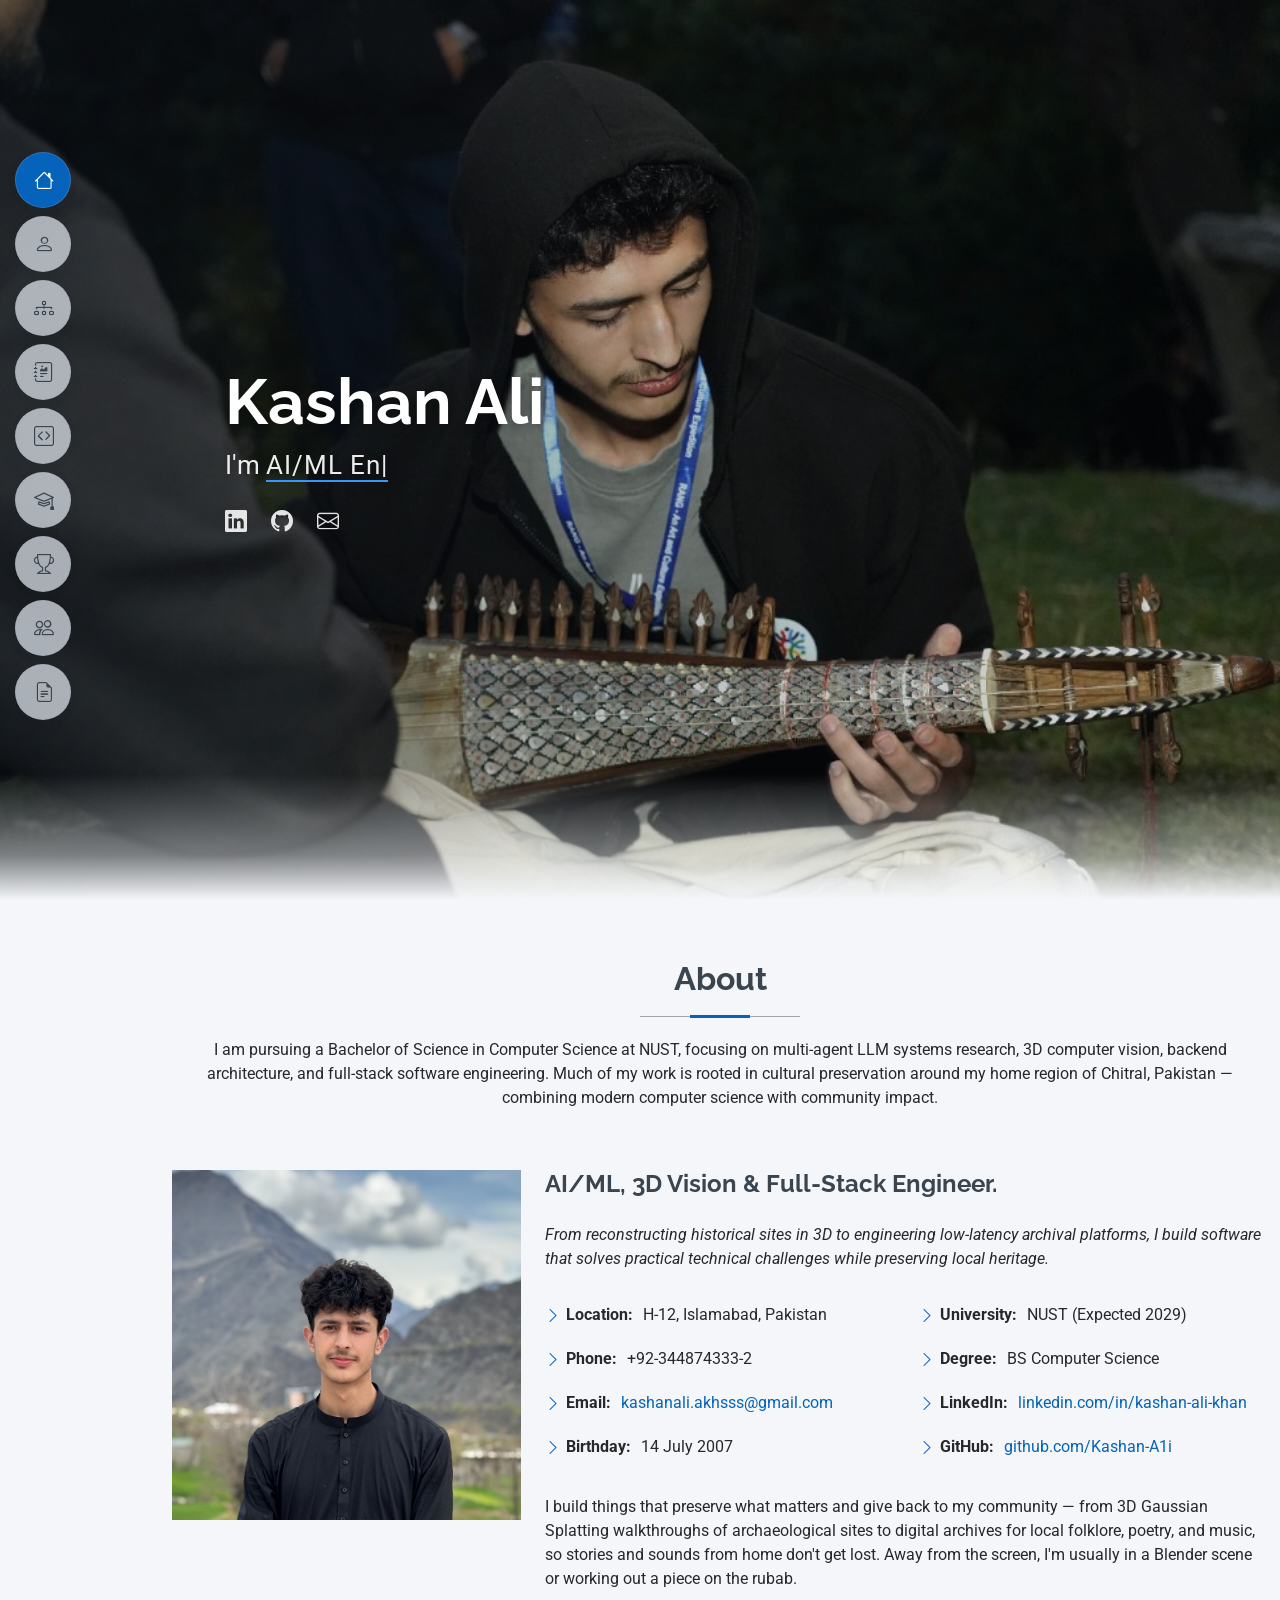
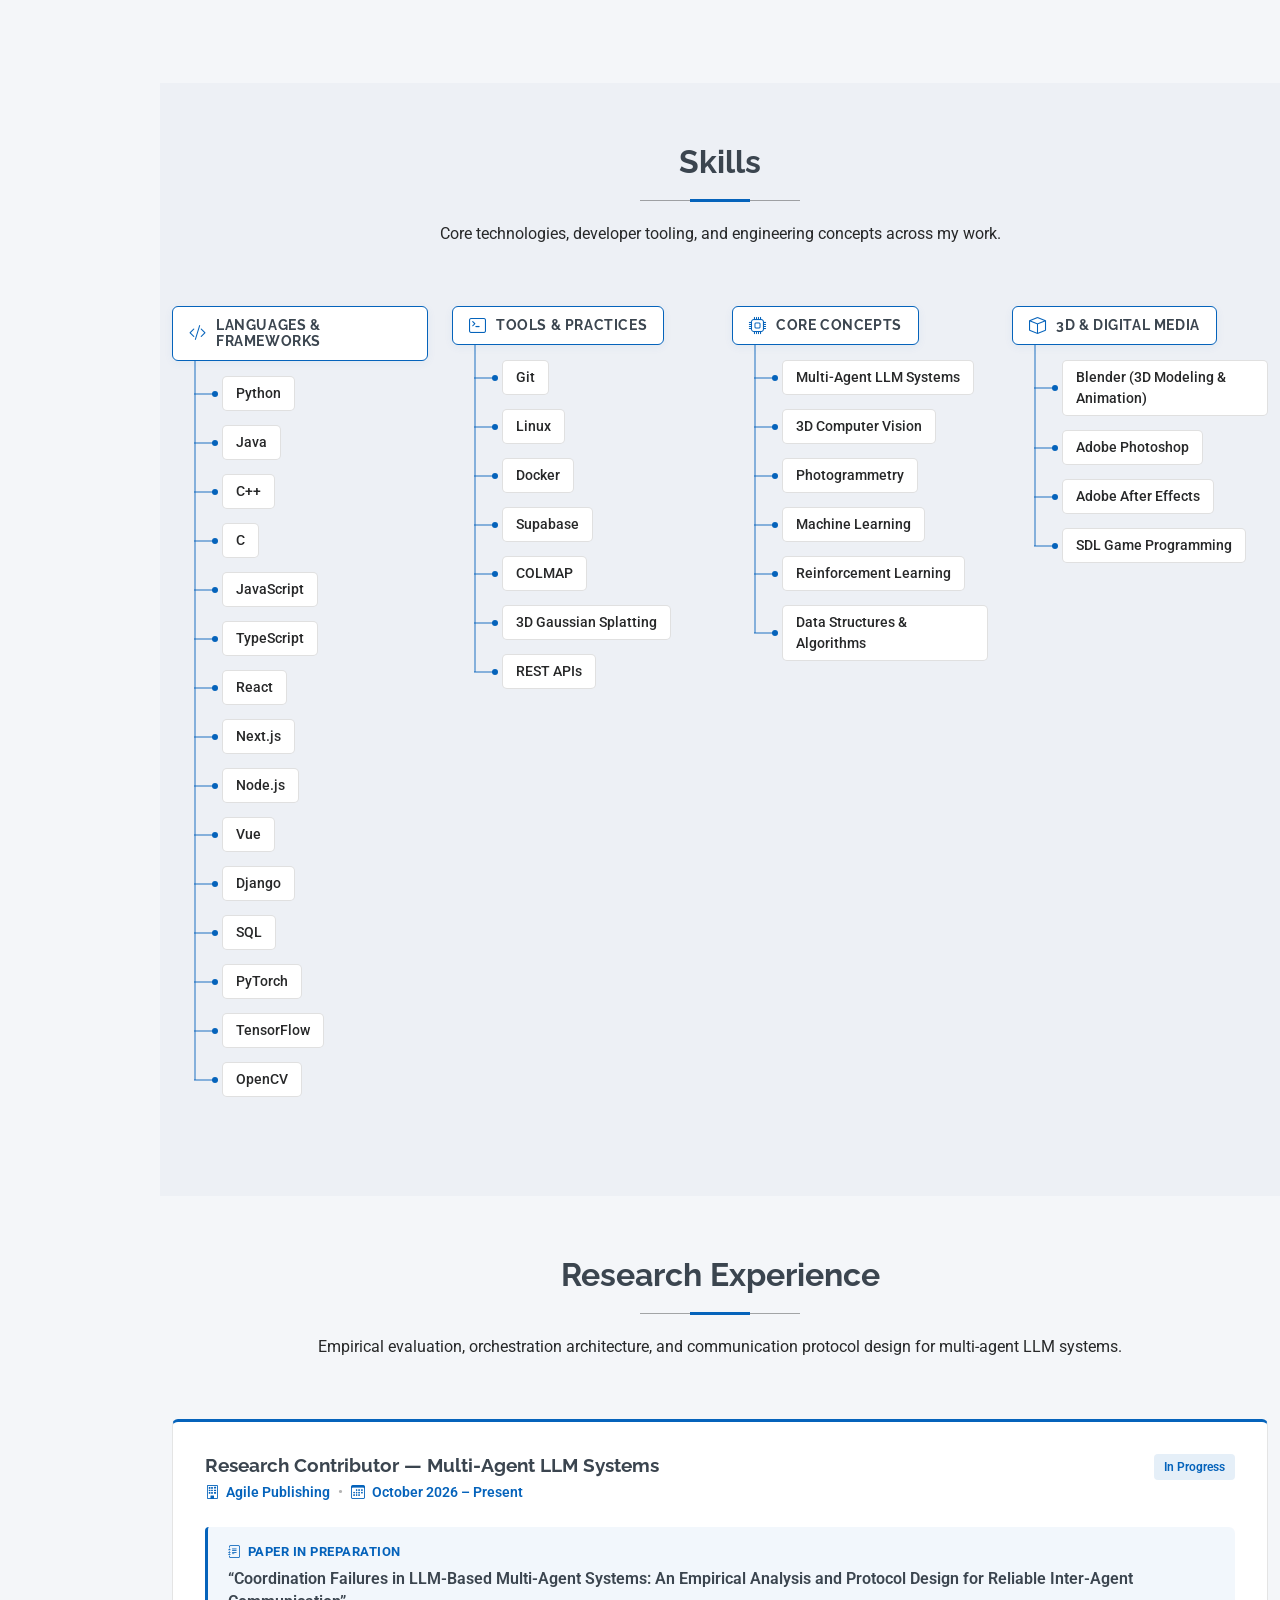
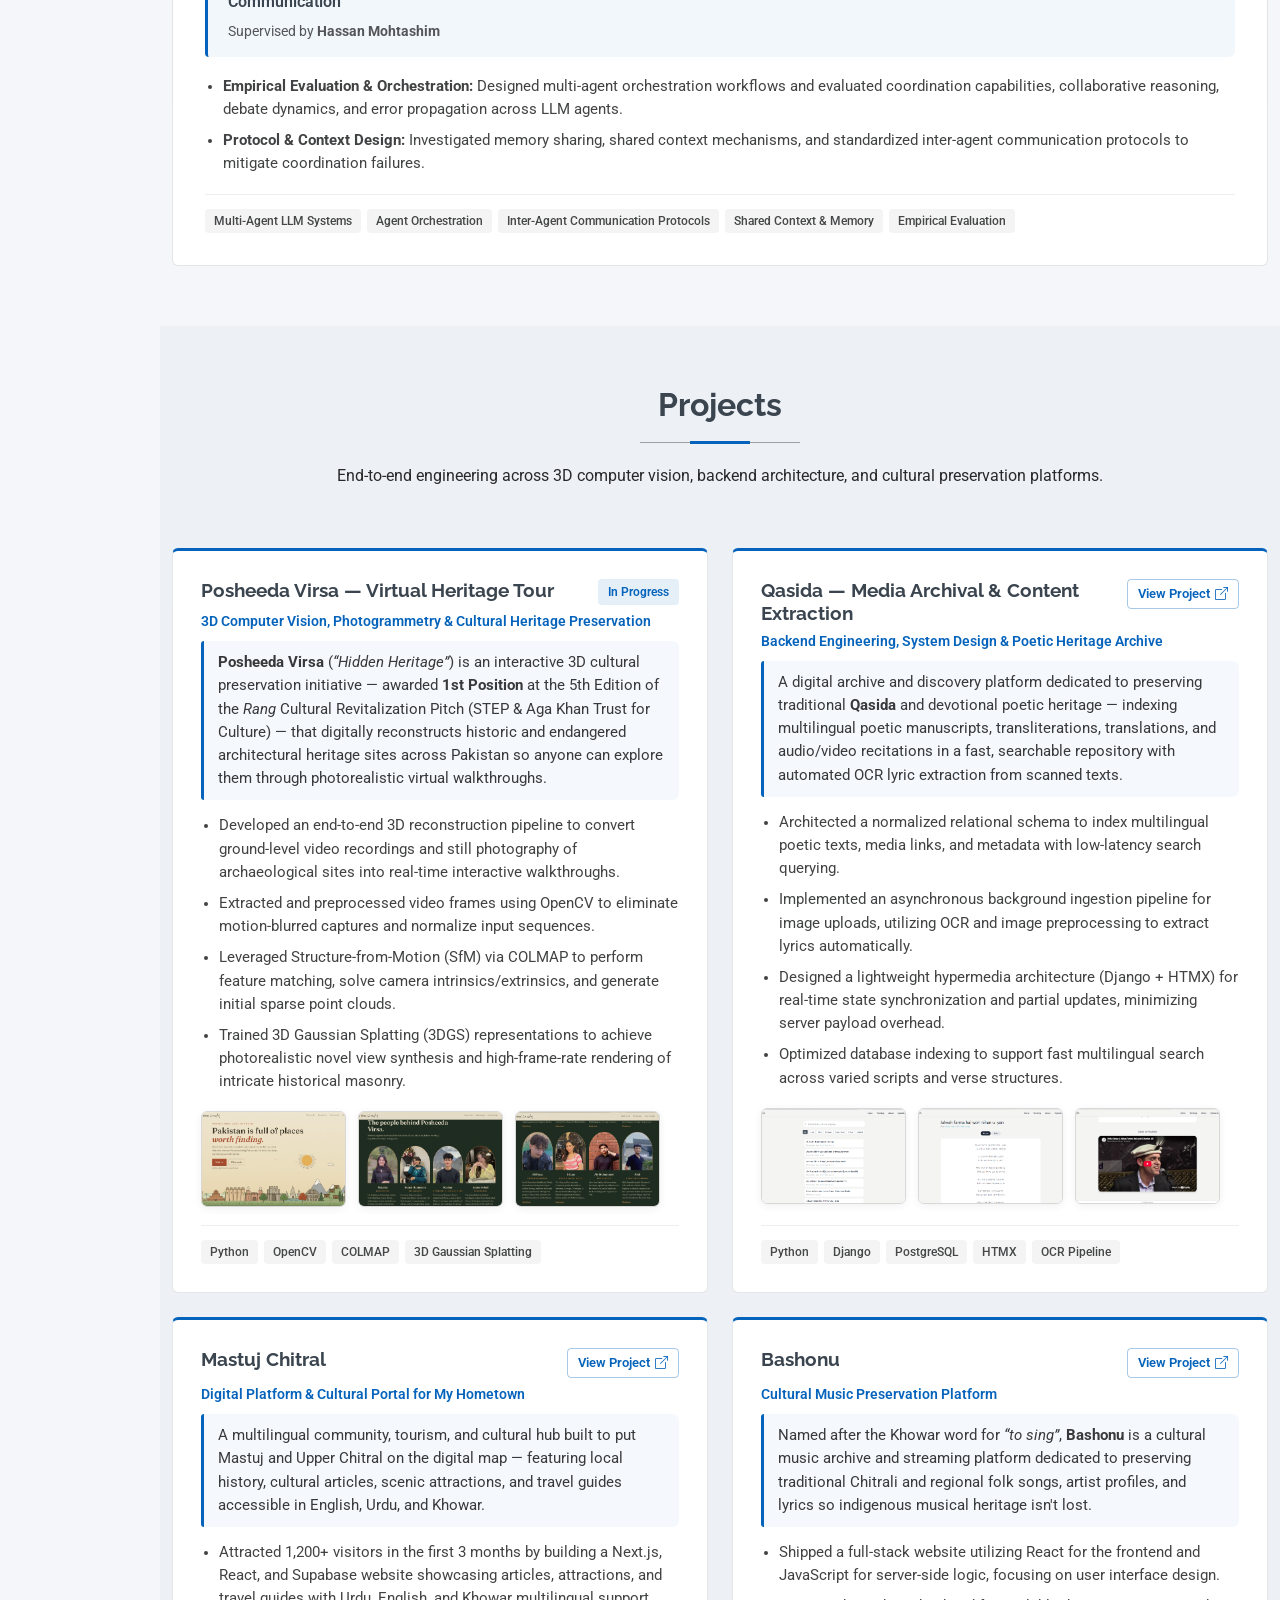
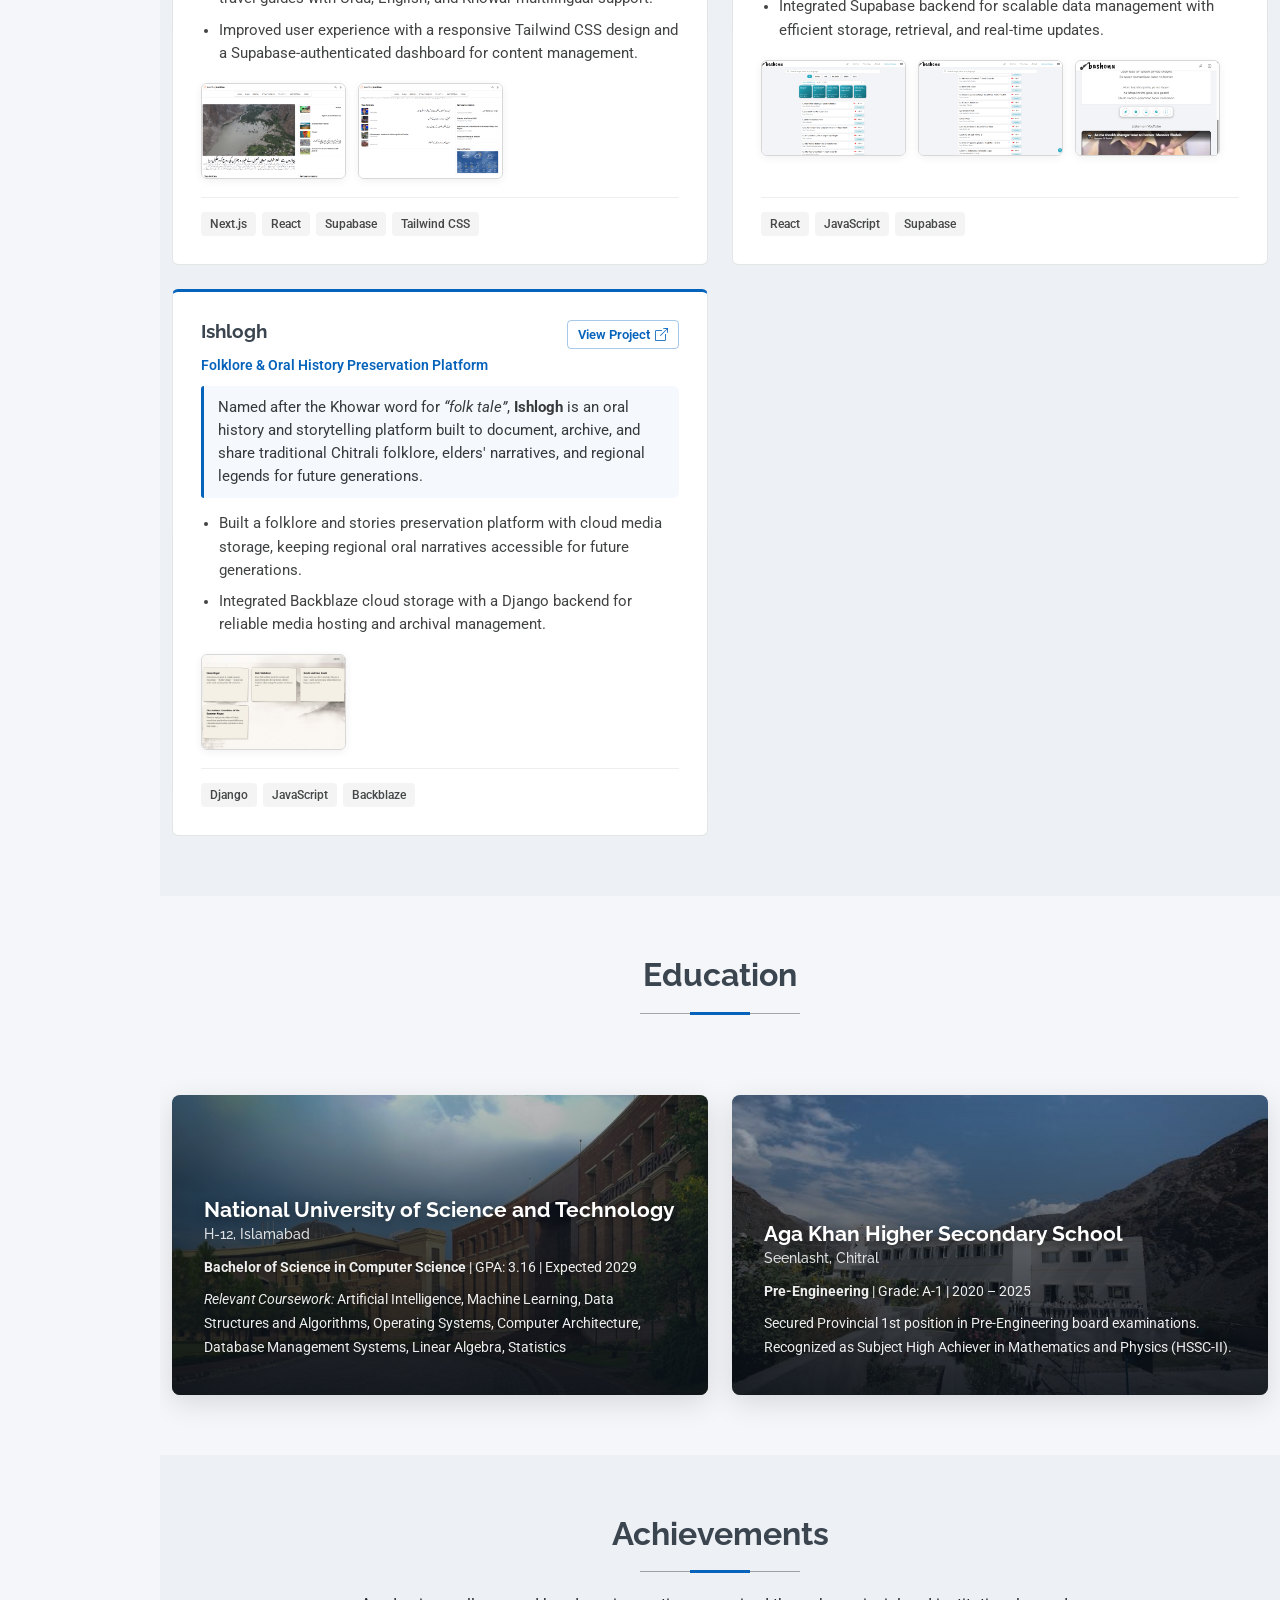
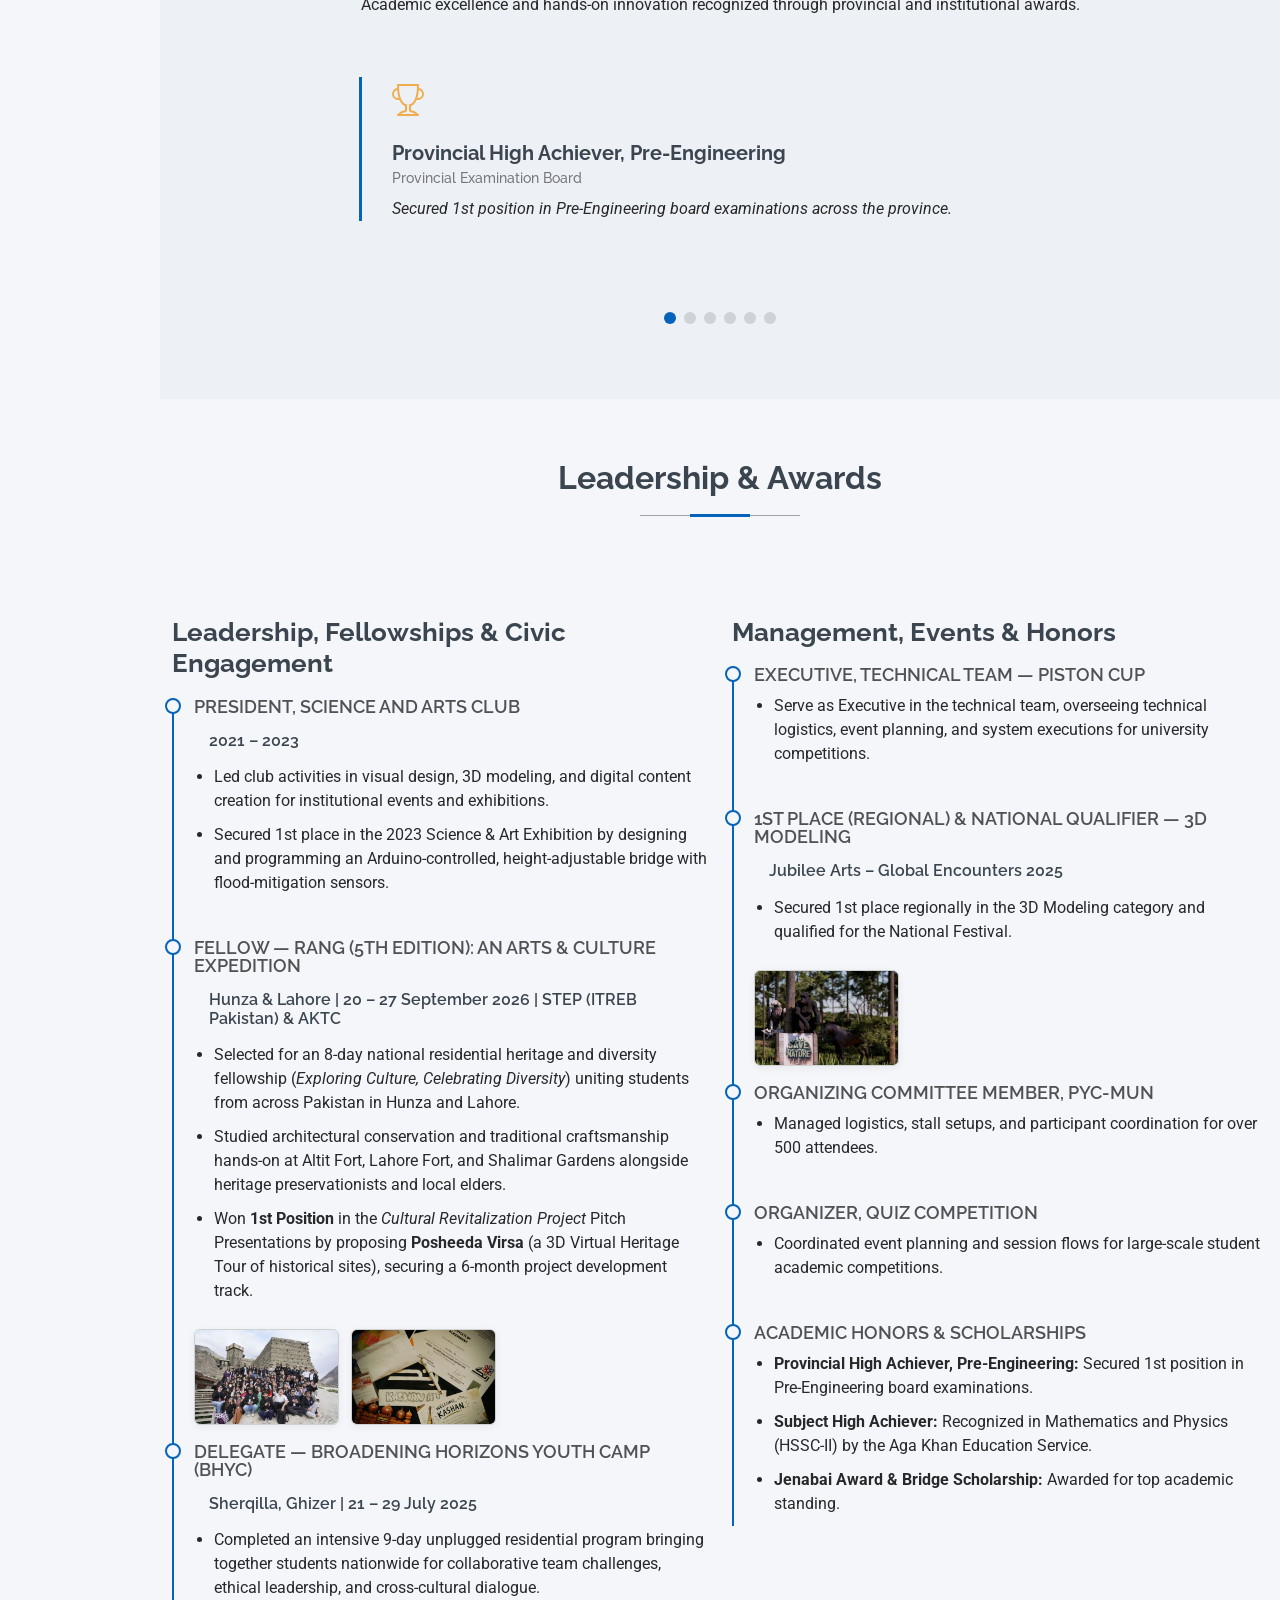
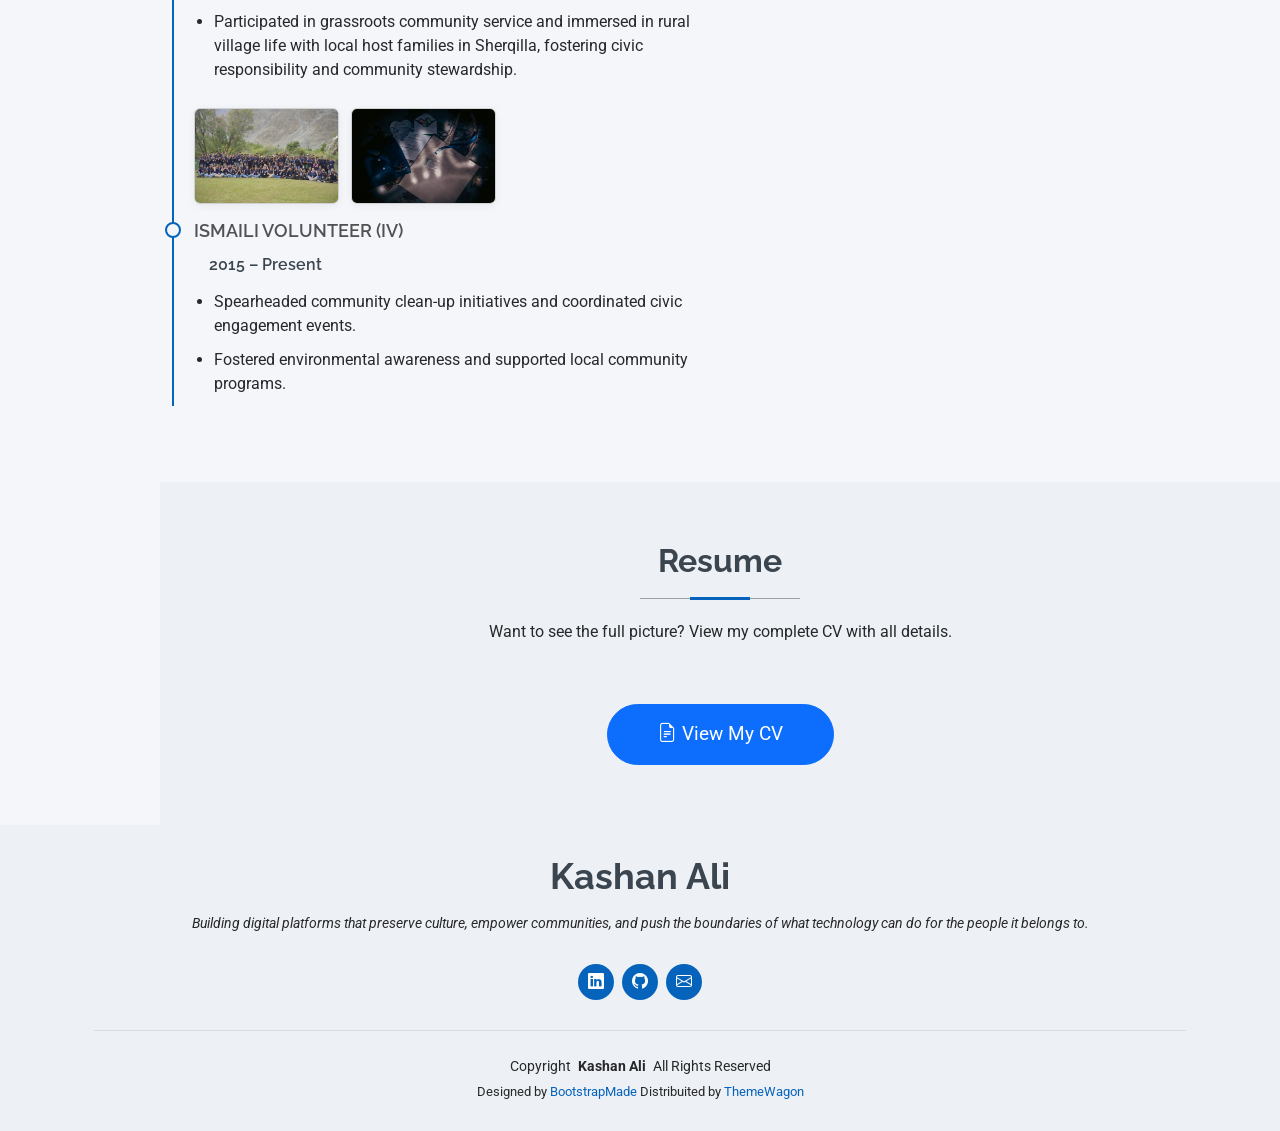
<file: index.html>
<!DOCTYPE html>
<html lang="en">

<head>
  <meta charset="utf-8">
  <meta content="width=device-width, initial-scale=1.0" name="viewport">
  <title>Kashan Ali</title>
  <meta content="" name="description">
  <meta content="" name="keywords">

  <!-- Favicons -->
  <link href="assets/img/favicon-profile.png?v=1" rel="icon" type="image/png">
  <link href="assets/img/apple-touch-profile.png?v=1" rel="apple-touch-icon">

  <!-- Fonts -->
  <link href="https://fonts.googleapis.com" rel="preconnect">
  <link href="https://fonts.gstatic.com" rel="preconnect" crossorigin>
  <link href="https://fonts.googleapis.com/css2?family=Roboto:ital,wght@0,100;0,300;0,400;0,500;0,700;0,900;1,100;1,300;1,400;1,500;1,700;1,900&family=Poppins:ital,wght@0,100;0,200;0,300;0,400;0,500;0,600;0,700;0,800;0,900;1,100;1,200;1,300;1,400;1,500;1,600;1,700;1,800;1,900&family=Raleway:ital,wght@0,100;0,200;0,300;0,400;0,500;0,600;0,700;0,800;0,900;1,100;1,200;1,300;1,400;1,500;1,600;1,700;1,800;1,900&display=swap" rel="stylesheet">

  <!-- Vendor CSS Files -->
  <link href="assets/vendor/bootstrap/css/bootstrap.min.css" rel="stylesheet">
  <link href="assets/vendor/bootstrap-icons/bootstrap-icons.css" rel="stylesheet">
  <link href="assets/vendor/aos/aos.css" rel="stylesheet">
  <link href="assets/vendor/glightbox/css/glightbox.min.css" rel="stylesheet">
  <link href="assets/vendor/swiper/swiper-bundle.min.css" rel="stylesheet">

  <!-- Main CSS File -->
  <link href="assets/css/main.css?v=9" rel="stylesheet">

  <!-- =======================================================
  * Template Name: MyResume
  * Template URL: https://bootstrapmade.com/free-html-bootstrap-template-my-resume/
  * Updated: Jun 29 2024 with Bootstrap v5.3.3
  * Author: BootstrapMade.com
  * License: https://bootstrapmade.com/license/
  ======================================================== -->
</head>

<body class="index-page">

  <header id="header" class="header d-flex flex-column justify-content-center">

    <i class="header-toggle d-xl-none bi bi-list"></i>

    <nav id="navmenu" class="navmenu">
      <ul>
        <li><a href="#hero" class="active"><i class="bi bi-house navicon"></i><span>Home</span></a></li>
        <li><a href="#about"><i class="bi bi-person navicon"></i><span>About</span></a></li>
        <li><a href="#skills"><i class="bi bi-diagram-3 navicon"></i><span>Skills</span></a></li>
        <li><a href="#research"><i class="bi bi-journal-richtext navicon"></i><span>Research</span></a></li>
        <li><a href="#portfolio"><i class="bi bi-code-square navicon"></i><span>Projects</span></a></li>
        <li><a href="#services"><i class="bi bi-mortarboard navicon"></i><span>Education</span></a></li>
        <li><a href="#achievements"><i class="bi bi-trophy navicon"></i><span>Achievements</span></a></li>
        <li><a href="#leadership"><i class="bi bi-people navicon"></i><span>Leadership</span></a></li>
        <li><a href="#resume"><i class="bi bi-file-earmark-text navicon"></i><span>Resume</span></a></li>
      </ul>
    </nav>

  </header>

  <main class="main">

    <!-- Hero Section -->
    <section id="hero" class="hero section light-background">

      <img src="assets/img/rubab-hero.jpg" alt="Kashan Ali">

      <div class="container" data-aos="zoom-out">
        <div class="row justify-content-center">
          <div class="col-lg-9">
            <h2>Kashan Ali</h2>
            <p>I'm <span class="typed" data-typed-items="AI/ML Engineer, Multi-Agent LLM Researcher, 3D Computer Vision Developer, Full-Stack Engineer, 3D Artist">AI/ML Engineer</span><span class="typed-cursor typed-cursor--blink" aria-hidden="true"></span></p>
            <div class="social-links">
              <a href="http://www.linkedin.com/in/kashan-ali-khan" target="_blank" title="LinkedIn"><i class="bi bi-linkedin"></i></a>
              <a href="https://github.com/Kashan-A1i" target="_blank" title="GitHub"><i class="bi bi-github"></i></a>
              <a href="mailto:kashanali.akhsss@gmail.com" title="Email"><i class="bi bi-envelope"></i></a>
            </div>
          </div>
        </div>
      </div>

    </section><!-- /Hero Section -->

    <!-- About Section -->
    <section id="about" class="about section">

      <!-- Section Title -->
      <div class="container section-title" data-aos="fade-up">
        <h2>About</h2>
        <p>I am pursuing a Bachelor of Science in Computer Science at NUST, focusing on multi-agent LLM systems research, 3D computer vision, backend architecture, and full-stack software engineering. Much of my work is rooted in cultural preservation around my home region of Chitral, Pakistan — combining modern computer science with community impact.</p>
      </div><!-- End Section Title -->

      <div class="container" data-aos="fade-up" data-aos-delay="100">

        <div class="row gy-4 justify-content-center">
          <div class="col-lg-4">
            <img src="assets/img/profile-img.jpg" class="img-fluid" alt="Kashan Ali">
          </div>
          <div class="col-lg-8 content">
            <h2>AI/ML, 3D Vision &amp; Full-Stack Engineer.</h2>
            <p class="fst-italic py-3">
              From reconstructing historical sites in 3D to engineering low-latency archival platforms, I build software that solves practical technical challenges while preserving local heritage.
            </p>
            <div class="row">
              <div class="col-lg-6">
                <ul>
                  <li><i class="bi bi-chevron-right"></i> <strong>Location:</strong> <span>H-12, Islamabad, Pakistan</span></li>
                  <li><i class="bi bi-chevron-right"></i> <strong>Phone:</strong> <span>+92-344874333-2</span></li>
                  <li><i class="bi bi-chevron-right"></i> <strong>Email:</strong> <span><a href="mailto:kashanali.akhsss@gmail.com">kashanali.akhsss@gmail.com</a></span></li>
                  <li><i class="bi bi-chevron-right"></i> <strong>Birthday:</strong> <span>14 July 2007</span></li>
                </ul>
              </div>
              <div class="col-lg-6">
                <ul>
                  <li><i class="bi bi-chevron-right"></i> <strong>University:</strong> <span>NUST (Expected 2029)</span></li>
                  <li><i class="bi bi-chevron-right"></i> <strong>Degree:</strong> <span>BS Computer Science</span></li>
                  <li><i class="bi bi-chevron-right"></i> <strong>LinkedIn:</strong> <span><a href="http://www.linkedin.com/in/kashan-ali-khan" target="_blank">linkedin.com/in/kashan-ali-khan</a></span></li>
                  <li><i class="bi bi-chevron-right"></i> <strong>GitHub:</strong> <span><a href="https://github.com/Kashan-A1i" target="_blank">github.com/Kashan-A1i</a></span></li>
                </ul>
              </div>
            </div>
            <p class="py-3">
              I build things that preserve what matters and give back to my community — from 3D Gaussian Splatting walkthroughs of archaeological sites to digital archives for local folklore, poetry, and music, so stories and sounds from home don't get lost. Away from the screen, I'm usually in a Blender scene or working out a piece on the rubab.
            </p>
          </div>
        </div>

      </div>

    </section><!-- /About Section -->

    <!-- Skills Section -->
    <section id="skills" class="skills section light-background">

      <!-- Section Title -->
      <div class="container section-title" data-aos="fade-up">
        <h2>Skills</h2>
        <p>Core technologies, developer tooling, and engineering concepts across my work.</p>
      </div><!-- End Section Title -->

      <div class="container" data-aos="fade-up" data-aos-delay="100">

        <div class="row">

          <!-- Category 1: Languages & Frameworks -->
          <div class="col-lg-3 col-md-6 skills-tree-col">
            <div class="skills-tree-group">
              <div class="skills-tree-header">
                <i class="bi bi-code-slash"></i>
                <h3>Languages &amp; Frameworks</h3>
              </div>
              <ul class="skills-tree-list">
                <li><span class="skills-tree-node">Python</span></li>
                <li><span class="skills-tree-node">Java</span></li>
                <li><span class="skills-tree-node">C++</span></li>
                <li><span class="skills-tree-node">C</span></li>
                <li><span class="skills-tree-node">JavaScript</span></li>
                <li><span class="skills-tree-node">TypeScript</span></li>
                <li><span class="skills-tree-node">React</span></li>
                <li><span class="skills-tree-node">Next.js</span></li>
                <li><span class="skills-tree-node">Node.js</span></li>
                <li><span class="skills-tree-node">Vue</span></li>
                <li><span class="skills-tree-node">Django</span></li>
                <li><span class="skills-tree-node">SQL</span></li>
                <li><span class="skills-tree-node">PyTorch</span></li>
                <li><span class="skills-tree-node">TensorFlow</span></li>
                <li><span class="skills-tree-node">OpenCV</span></li>
              </ul>
            </div>
          </div>

          <!-- Category 2: Developer Tools & Practices -->
          <div class="col-lg-3 col-md-6 skills-tree-col">
            <div class="skills-tree-group">
              <div class="skills-tree-header">
                <i class="bi bi-terminal"></i>
                <h3>Tools &amp; Practices</h3>
              </div>
              <ul class="skills-tree-list">
                <li><span class="skills-tree-node">Git</span></li>
                <li><span class="skills-tree-node">Linux</span></li>
                <li><span class="skills-tree-node">Docker</span></li>
                <li><span class="skills-tree-node">Supabase</span></li>
                <li><span class="skills-tree-node">COLMAP</span></li>
                <li><span class="skills-tree-node">3D Gaussian Splatting</span></li>
                <li><span class="skills-tree-node">REST APIs</span></li>
              </ul>
            </div>
          </div>

          <!-- Category 3: Core Concepts -->
          <div class="col-lg-3 col-md-6 skills-tree-col">
            <div class="skills-tree-group">
              <div class="skills-tree-header">
                <i class="bi bi-cpu"></i>
                <h3>Core Concepts</h3>
              </div>
              <ul class="skills-tree-list">
                <li><span class="skills-tree-node">Multi-Agent LLM Systems</span></li>
                <li><span class="skills-tree-node">3D Computer Vision</span></li>
                <li><span class="skills-tree-node">Photogrammetry</span></li>
                <li><span class="skills-tree-node">Machine Learning</span></li>
                <li><span class="skills-tree-node">Reinforcement Learning</span></li>
                <li><span class="skills-tree-node">Data Structures &amp; Algorithms</span></li>
              </ul>
            </div>
          </div>

          <!-- Category 4: Digital Media & Design -->
          <div class="col-lg-3 col-md-6 skills-tree-col">
            <div class="skills-tree-group">
              <div class="skills-tree-header">
                <i class="bi bi-box"></i>
                <h3>3D &amp; Digital Media</h3>
              </div>
              <ul class="skills-tree-list">
                <li><span class="skills-tree-node">Blender (3D Modeling &amp; Animation)</span></li>
                <li><span class="skills-tree-node">Adobe Photoshop</span></li>
                <li><span class="skills-tree-node">Adobe After Effects</span></li>
                <li><span class="skills-tree-node">SDL Game Programming</span></li>
              </ul>
            </div>
          </div>

        </div>

      </div>
    </section><!-- /Skills Section -->

    <!-- Research Experience Section -->
    <section id="research" class="research section">

      <!-- Section Title -->
      <div class="container section-title" data-aos="fade-up">
        <h2>Research Experience</h2>
        <p>Empirical evaluation, orchestration architecture, and communication protocol design for multi-agent LLM systems.</p>
      </div><!-- End Section Title -->

      <div class="container">

        <div class="row justify-content-center" data-aos="fade-up" data-aos-delay="100">
          <div class="col-lg-12">
            <div class="project-card research-card">
              <div>
                <div class="project-card-header">
                  <div>
                    <h4>Research Contributor — Multi-Agent LLM Systems</h4>
                    <div class="research-meta">
                      <span><i class="bi bi-building"></i> Agile Publishing</span>
                      <span class="research-meta-sep">•</span>
                      <span><i class="bi bi-calendar3"></i> October 2026 – Present</span>
                    </div>
                  </div>
                  <span class="project-status-badge">In Progress</span>
                </div>

                <div class="research-paper-callout">
                  <div class="research-paper-label"><i class="bi bi-journal-text"></i> Paper in Preparation</div>
                  <div class="research-paper-title">“Coordination Failures in LLM-Based Multi-Agent Systems: An Empirical Analysis and Protocol Design for Reliable Inter-Agent Communication”</div>
                  <div class="research-paper-supervisor">Supervised by <strong>Hassan Mohtashim</strong></div>
                </div>

                <ul class="project-bullets">
                  <li><strong>Empirical Evaluation &amp; Orchestration:</strong> Designed multi-agent orchestration workflows and evaluated coordination capabilities, collaborative reasoning, debate dynamics, and error propagation across LLM agents.</li>
                  <li><strong>Protocol &amp; Context Design:</strong> Investigated memory sharing, shared context mechanisms, and standardized inter-agent communication protocols to mitigate coordination failures.</li>
                </ul>
              </div>
              <div class="project-tech-stack">
                <span class="project-tech-tag">Multi-Agent LLM Systems</span>
                <span class="project-tech-tag">Agent Orchestration</span>
                <span class="project-tech-tag">Inter-Agent Communication Protocols</span>
                <span class="project-tech-tag">Shared Context &amp; Memory</span>
                <span class="project-tech-tag">Empirical Evaluation</span>
              </div>
            </div>
          </div>
        </div>

      </div>

    </section><!-- /Research Experience Section -->

    <!-- Projects Section -->
    <section id="portfolio" class="portfolio section light-background">

      <!-- Section Title -->
      <div class="container section-title" data-aos="fade-up">
        <h2>Projects</h2>
        <p>End-to-end engineering across 3D computer vision, backend architecture, and cultural preservation platforms.</p>
      </div><!-- End Section Title -->

      <div class="container">

        <div class="row gy-4" data-aos="fade-up" data-aos-delay="100">

          <!-- Project 1: Posheeda Virsa — Virtual Heritage Tour -->
          <div class="col-lg-6">
            <div class="project-card">
              <div>
                <div class="project-card-header">
                  <h4>Posheeda Virsa — Virtual Heritage Tour</h4>
                  <span class="project-status-badge">In Progress</span>
                </div>
                <div class="project-domain">3D Computer Vision, Photogrammetry &amp; Cultural Heritage Preservation</div>
                <p class="project-summary">
                  <strong>Posheeda Virsa</strong> (<em>“Hidden Heritage”</em>) is an interactive 3D cultural preservation initiative — awarded <strong>1st Position</strong> at the 5th Edition of the <em>Rang</em> Cultural Revitalization Pitch (STEP &amp; Aga Khan Trust for Culture) — that digitally reconstructs historic and endangered architectural heritage sites across Pakistan so anyone can explore them through photorealistic virtual walkthroughs.
                </p>
                <ul class="project-bullets">
                  <li>Developed an end-to-end 3D reconstruction pipeline to convert ground-level video recordings and still photography of archaeological sites into real-time interactive walkthroughs.</li>
                  <li>Extracted and preprocessed video frames using OpenCV to eliminate motion-blurred captures and normalize input sequences.</li>
                  <li>Leveraged Structure-from-Motion (SfM) via COLMAP to perform feature matching, solve camera intrinsics/extrinsics, and generate initial sparse point clouds.</li>
                  <li>Trained 3D Gaussian Splatting (3DGS) representations to achieve photorealistic novel view synthesis and high-frame-rate rendering of intricate historical masonry.</li>
                </ul>
                <div class="resume-media-grid project-media-grid">
                  <a href="assets/img/portfolio/posheeda-virsa-home.png" class="glightbox resume-media-thumb" data-gallery="posheeda-virsa-gallery" data-glightbox="title: Posheeda Virsa — Virtual Heritage Platform Landing Page">
                    <img src="assets/img/portfolio/posheeda-virsa-home.png?v=2" alt="Posheeda Virsa Landing Page" loading="lazy">
                  </a>
                  <a href="assets/img/portfolio/posheeda-virsa-team-1.jpg" class="glightbox resume-media-thumb" data-gallery="posheeda-virsa-gallery" data-glightbox="title: Posheeda Virsa — The Team (Kashan — Developer &amp; Logic Builder)">
                    <img src="assets/img/portfolio/posheeda-virsa-team-1.jpg?v=2" alt="Posheeda Virsa Team — Kashan (Developer &amp; Logic Builder)" loading="lazy">
                  </a>
                  <a href="assets/img/portfolio/posheeda-virsa-team-2.jpg" class="glightbox resume-media-thumb" data-gallery="posheeda-virsa-gallery" data-glightbox="title: Posheeda Virsa — Research, Media &amp; Leadership Team">
                    <img src="assets/img/portfolio/posheeda-virsa-team-2.jpg?v=2" alt="Posheeda Virsa Team Members" loading="lazy">
                  </a>
                </div>
              </div>
              <div class="project-tech-stack">
                <span class="project-tech-tag">Python</span>
                <span class="project-tech-tag">OpenCV</span>
                <span class="project-tech-tag">COLMAP</span>
                <span class="project-tech-tag">3D Gaussian Splatting</span>
              </div>
            </div>
          </div><!-- End Project Item -->

          <!-- Project 2: Qasida -->
          <div class="col-lg-6">
            <div class="project-card">
              <div>
                <div class="project-card-header">
                  <h4>Qasida — Media Archival &amp; Content Extraction</h4>
                  <a href="https://theqasida.com" target="_blank" class="project-link-btn">View Project <i class="bi bi-box-arrow-up-right"></i></a>
                </div>
                <div class="project-domain">Backend Engineering, System Design &amp; Poetic Heritage Archive</div>
                <p class="project-summary">
                  A digital archive and discovery platform dedicated to preserving traditional <strong>Qasida</strong> and devotional poetic heritage — indexing multilingual poetic manuscripts, transliterations, translations, and audio/video recitations in a fast, searchable repository with automated OCR lyric extraction from scanned texts.
                </p>
                <ul class="project-bullets">
                  <li>Architected a normalized relational schema to index multilingual poetic texts, media links, and metadata with low-latency search querying.</li>
                  <li>Implemented an asynchronous background ingestion pipeline for image uploads, utilizing OCR and image preprocessing to extract lyrics automatically.</li>
                  <li>Designed a lightweight hypermedia architecture (Django + HTMX) for real-time state synchronization and partial updates, minimizing server payload overhead.</li>
                  <li>Optimized database indexing to support fast multilingual search across varied scripts and verse structures.</li>
                </ul>
                <div class="resume-media-grid project-media-grid">
                  <a href="assets/img/portfolio/qasida-home.png" class="glightbox resume-media-thumb" data-gallery="qasida-gallery" data-glightbox="title: Qasida — Multilingual Poetic Archive &amp; Instant Search">
                    <img src="assets/img/portfolio/qasida-home.png?v=2" alt="Qasida Home &amp; Multilingual Search" loading="lazy">
                  </a>
                  <a href="assets/img/portfolio/qasida-poem.png" class="glightbox resume-media-thumb" data-gallery="qasida-gallery" data-glightbox="title: Qasida — Dual-Script (Roman/Arabic) Verse Reader">
                    <img src="assets/img/portfolio/qasida-poem.png?v=2" alt="Qasida Dual-Script Reader View" loading="lazy">
                  </a>
                  <a href="assets/img/portfolio/qasida-player.jpg" class="glightbox resume-media-thumb" data-gallery="qasida-gallery" data-glightbox="title: Qasida — Embedded Recitation Video Player">
                    <img src="assets/img/portfolio/qasida-player.jpg?v=2" alt="Qasida Embedded Video Player" loading="lazy">
                  </a>
                </div>
              </div>
              <div class="project-tech-stack">
                <span class="project-tech-tag">Python</span>
                <span class="project-tech-tag">Django</span>
                <span class="project-tech-tag">PostgreSQL</span>
                <span class="project-tech-tag">HTMX</span>
                <span class="project-tech-tag">OCR Pipeline</span>
              </div>
            </div>
          </div><!-- End Project Item -->

          <!-- Project 3: Mastuj Chitral -->
          <div class="col-lg-6">
            <div class="project-card">
              <div>
                <div class="project-card-header">
                  <h4>Mastuj Chitral</h4>
                  <a href="https://mastujchitral.com" target="_blank" class="project-link-btn">View Project <i class="bi bi-box-arrow-up-right"></i></a>
                </div>
                <div class="project-domain">Digital Platform &amp; Cultural Portal for My Hometown</div>
                <p class="project-summary">
                  A multilingual community, tourism, and cultural hub built to put Mastuj and Upper Chitral on the digital map — featuring local history, cultural articles, scenic attractions, and travel guides accessible in English, Urdu, and Khowar.
                </p>
                <ul class="project-bullets">
                  <li>Attracted 1,200+ visitors in the first 3 months by building a Next.js, React, and Supabase website showcasing articles, attractions, and travel guides with Urdu, English, and Khowar multilingual support.</li>
                  <li>Improved user experience with a responsive Tailwind CSS design and a Supabase-authenticated dashboard for content management.</li>
                </ul>
                <div class="resume-media-grid project-media-grid">
                  <a href="assets/img/portfolio/mastuj-home.png" class="glightbox resume-media-thumb" data-gallery="mastuj-gallery" data-glightbox="title: Mastuj Chitral — Regional News, Culture &amp; Tourism Portal">
                    <img src="assets/img/portfolio/mastuj-home.png" alt="Mastuj Chitral Landing Page" loading="lazy">
                  </a>
                  <a href="assets/img/portfolio/mastuj-articles.png" class="glightbox resume-media-thumb" data-gallery="mastuj-gallery" data-glightbox="title: Mastuj Chitral — Multilingual Articles, Announcements &amp; Live Weather">
                    <img src="assets/img/portfolio/mastuj-articles.png" alt="Mastuj Chitral Articles and Weather" loading="lazy">
                  </a>
                </div>
              </div>
              <div class="project-tech-stack">
                <span class="project-tech-tag">Next.js</span>
                <span class="project-tech-tag">React</span>
                <span class="project-tech-tag">Supabase</span>
                <span class="project-tech-tag">Tailwind CSS</span>
              </div>
            </div>
          </div><!-- End Project Item -->

          <!-- Project 4: Bashonu -->
          <div class="col-lg-6">
            <div class="project-card">
              <div>
                <div class="project-card-header">
                  <h4>Bashonu</h4>
                  <a href="https://bashonu.com" target="_blank" class="project-link-btn">View Project <i class="bi bi-box-arrow-up-right"></i></a>
                </div>
                <div class="project-domain">Cultural Music Preservation Platform</div>
                <p class="project-summary">
                  Named after the Khowar word for <em>“to sing”</em>, <strong>Bashonu</strong> is a cultural music archive and streaming platform dedicated to preserving traditional Chitrali and regional folk songs, artist profiles, and lyrics so indigenous musical heritage isn't lost.
                </p>
                <ul class="project-bullets">
                  <li>Shipped a full-stack website utilizing React for the frontend and JavaScript for server-side logic, focusing on user interface design.</li>
                  <li>Integrated Supabase backend for scalable data management with efficient storage, retrieval, and real-time updates.</li>
                </ul>
                <div class="resume-media-grid project-media-grid">
                  <a href="assets/img/portfolio/bashonu-home.png" class="glightbox resume-media-thumb" data-gallery="bashonu-gallery" data-glightbox="title: Bashonu — Cultural Music Archive &amp; Language Filters">
                    <img src="assets/img/portfolio/bashonu-home.png" alt="Bashonu Music Archive Home" loading="lazy">
                  </a>
                  <a href="assets/img/portfolio/bashonu-catalog.png" class="glightbox resume-media-thumb" data-gallery="bashonu-gallery" data-glightbox="title: Bashonu — Regional Folk Song Catalog &amp; Poet Index">
                    <img src="assets/img/portfolio/bashonu-catalog.png" alt="Bashonu Song Catalog" loading="lazy">
                  </a>
                  <a href="assets/img/portfolio/bashonu-player.png" class="glightbox resume-media-thumb" data-gallery="bashonu-gallery" data-glightbox="title: Bashonu — Embedded Video Player &amp; Interactive Reader Toolbar">
                    <img src="assets/img/portfolio/bashonu-player.png" alt="Bashonu Embedded Video Player" loading="lazy">
                  </a>
                </div>
              </div>
              <div class="project-tech-stack">
                <span class="project-tech-tag">React</span>
                <span class="project-tech-tag">JavaScript</span>
                <span class="project-tech-tag">Supabase</span>
              </div>
            </div>
          </div><!-- End Project Item -->

          <!-- Project 5: Ishlogh -->
          <div class="col-lg-6">
            <div class="project-card">
              <div>
                <div class="project-card-header">
                  <h4>Ishlogh</h4>
                  <a href="https://ishlogh-app.onrender.com" target="_blank" class="project-link-btn">View Project <i class="bi bi-box-arrow-up-right"></i></a>
                </div>
                <div class="project-domain">Folklore &amp; Oral History Preservation Platform</div>
                <p class="project-summary">
                  Named after the Khowar word for <em>“folk tale”</em>, <strong>Ishlogh</strong> is an oral history and storytelling platform built to document, archive, and share traditional Chitrali folklore, elders' narratives, and regional legends for future generations.
                </p>
                <ul class="project-bullets">
                  <li>Built a folklore and stories preservation platform with cloud media storage, keeping regional oral narratives accessible for future generations.</li>
                  <li>Integrated Backblaze cloud storage with a Django backend for reliable media hosting and archival management.</li>
                </ul>
                <div class="resume-media-grid project-media-grid">
                  <a href="assets/img/portfolio/ishlogh-home.jpg" class="glightbox resume-media-thumb" data-gallery="ishlogh-gallery" data-glightbox="title: Ishlogh — Chitrali Folklore &amp; Oral History Archive">
                    <img src="assets/img/portfolio/ishlogh-home.jpg" alt="Ishlogh Folklore Archive" loading="lazy">
                  </a>
                </div>
              </div>
              <div class="project-tech-stack">
                <span class="project-tech-tag">Django</span>
                <span class="project-tech-tag">JavaScript</span>
                <span class="project-tech-tag">Backblaze</span>
              </div>
            </div>
          </div><!-- End Project Item -->

        </div>

      </div>

    </section><!-- /Projects Section -->

    <!-- Education Section -->
    <section id="services" class="services section">

      <!-- Section Title -->
      <div class="container section-title" data-aos="fade-up">
        <h2>Education</h2>
      </div><!-- End Section Title -->

      <div class="container">

        <div class="row gy-4">

          <div class="col-lg-6 col-md-6" data-aos="fade-up" data-aos-delay="100">
            <div class="service-item edu-tile edu-nust position-relative">
              <h3>National University of Science and Technology</h3>
              <h5>H-12, Islamabad</h5>
              <p><strong>Bachelor of Science in Computer Science</strong> | GPA: 3.16 | Expected 2029</p>
              <p class="mt-2"><em>Relevant Coursework:</em> Artificial Intelligence, Machine Learning, Data Structures and Algorithms, Operating Systems, Computer Architecture, Database Management Systems, Linear Algebra, Statistics</p>
            </div>
          </div><!-- End Education Item -->

          <div class="col-lg-6 col-md-6" data-aos="fade-up" data-aos-delay="200">
            <div class="service-item edu-tile edu-akhss position-relative">
              <h3>Aga Khan Higher Secondary School</h3>
              <h5>Seenlasht, Chitral</h5>
              <p><strong>Pre-Engineering</strong> | Grade: A-1 | 2020 – 2025</p>
              <p class="mt-2">Secured Provincial 1st position in Pre-Engineering board examinations. Recognized as Subject High Achiever in Mathematics and Physics (HSSC-II).</p>
            </div>
          </div><!-- End Education Item -->

        </div>

      </div>

    </section><!-- /Education Section -->

    <!-- Achievements Section -->
    <section id="achievements" class="testimonials section light-background">

      <!-- Section Title -->
      <div class="container section-title" data-aos="fade-up">
        <h2>Achievements</h2>
        <p>Academic excellence and hands-on innovation recognized through provincial and institutional awards.</p>
      </div><!-- End Section Title -->

      <div class="container" data-aos="fade-up" data-aos-delay="100">

        <div class="swiper init-swiper">
          <script type="application/json" class="swiper-config">
            {
              "loop": true,
              "speed": 600,
              "autoplay": {
                "delay": 5000
              },
              "slidesPerView": "auto",
              "pagination": {
                "el": ".swiper-pagination",
                "type": "bullets",
                "clickable": true
              }
            }
          </script>
          <div class="swiper-wrapper">

            <div class="swiper-slide">
              <div class="testimonial-item">
                <div class="row gy-4 justify-content-center">
                  <div class="col-lg-8">
                    <div class="testimonial-content">
                      <p>
                        <i class="bi bi-trophy" style="font-size: 2rem; color: #f0ad4e;"></i>
                      </p>
                      <h3>Provincial High Achiever, Pre-Engineering</h3>
                      <h4>Provincial Examination Board</h4>
                      <p>Secured 1st position in Pre-Engineering board examinations across the province.</p>
                    </div>
                  </div>
                </div>
              </div>
            </div><!-- End achievement item -->

            <div class="swiper-slide">
              <div class="testimonial-item">
                <div class="row gy-4 justify-content-center">
                  <div class="col-lg-8">
                    <div class="testimonial-content">
                      <p>
                        <i class="bi bi-trophy" style="font-size: 2rem; color: #f0ad4e;"></i>
                      </p>
                      <h3>Subject High Achiever — Mathematics &amp; Physics</h3>
                      <h4>Aga Khan Education Service</h4>
                      <p>Recognized in Mathematics and Physics (HSSC-II) by the Aga Khan Education Service.</p>
                    </div>
                  </div>
                </div>
              </div>
            </div><!-- End achievement item -->

            <div class="swiper-slide">
              <div class="testimonial-item">
                <div class="row gy-4 justify-content-center">
                  <div class="col-lg-8">
                    <div class="testimonial-content">
                      <p>
                        <i class="bi bi-award" style="font-size: 2rem; color: #f0ad4e;"></i>
                      </p>
                      <h3>Jenabai Award &amp; Bridge Scholarship</h3>
                      <h4>Academic Excellence</h4>
                      <p>Awarded the Jenabai Award and the Bridge Scholarship for top academic standing.</p>
                    </div>
                  </div>
                </div>
              </div>
            </div><!-- End achievement item -->

            <div class="swiper-slide">
              <div class="testimonial-item">
                <div class="row gy-4 justify-content-center">
                  <div class="col-lg-8">
                    <div class="testimonial-content">
                      <p>
                        <i class="bi bi-gear" style="font-size: 2rem; color: #f0ad4e;"></i>
                      </p>
                      <h3>1st Place — 2023 Science &amp; Art Exhibition</h3>
                      <h4>Science and Arts Club</h4>
                      <p>Secured 1st place by designing and programming an Arduino-controlled, height-adjustable bridge with flood-mitigation sensors.</p>
                    </div>
                  </div>
                </div>
              </div>
            </div><!-- End achievement item -->

            <div class="swiper-slide">
              <div class="testimonial-item">
                <div class="row gy-4 justify-content-center">
                  <div class="col-lg-8">
                    <div class="testimonial-content">
                      <p>
                        <i class="bi bi-box" style="font-size: 2rem; color: #f0ad4e;"></i>
                      </p>
                      <h3>1st Place (Regional) &amp; National Qualifier — 3D Modeling</h3>
                      <h4>Jubilee Arts – Global Encounters 2025</h4>
                      <p>Secured 1st place regionally in the 3D Modeling category and qualified for the National Festival.</p>
                    </div>
                  </div>
                </div>
              </div>
            </div><!-- End achievement item -->

            <div class="swiper-slide">
              <div class="testimonial-item">
                <div class="row gy-4 justify-content-center">
                  <div class="col-lg-8">
                    <div class="testimonial-content">
                      <p>
                        <i class="bi bi-trophy" style="font-size: 2rem; color: #f0ad4e;"></i>
                      </p>
                      <h3>1st Position — Cultural Revitalization Project (Rang Expedition)</h3>
                      <h4>STEP (ITREB Pakistan) &amp; Aga Khan Trust for Culture (AKTC)</h4>
                      <p>Awarded 1st position in the Cultural Revitalization Project Pitch Presentations at the 5th edition of Rang for proposing <em>Posheeda Virsa</em> — an interactive 3D Virtual Heritage Tour of historical sites, launching a 6-month implementation phase.</p>
                    </div>
                  </div>
                </div>
              </div>
            </div><!-- End achievement item -->

          </div>
          <div class="swiper-pagination"></div>
        </div>

      </div>

    </section><!-- /Achievements Section -->

    <!-- Leadership & Awards Section -->
    <section id="leadership" class="resume section">

      <!-- Section Title -->
      <div class="container section-title" data-aos="fade-up">
        <h2>Leadership &amp; Awards</h2>
      </div><!-- End Section Title -->

      <div class="container">

        <div class="row">

          <div class="col-lg-6" data-aos="fade-up" data-aos-delay="100">
            <h3 class="resume-title">Leadership, Fellowships &amp; Civic Engagement</h3>

            <div class="resume-item">
              <h4>President, Science and Arts Club</h4>
              <h5>2021 – 2023</h5>
              <ul>
                <li>Led club activities in visual design, 3D modeling, and digital content creation for institutional events and exhibitions.</li>
                <li>Secured 1st place in the 2023 Science &amp; Art Exhibition by designing and programming an Arduino-controlled, height-adjustable bridge with flood-mitigation sensors.</li>
              </ul>
            </div><!-- End Resume Item -->

            <div class="resume-item">
              <h4>Fellow — Rang (5th Edition): An Arts &amp; Culture Expedition</h4>
              <h5>Hunza &amp; Lahore | 20 – 27 September 2026 | STEP (ITREB Pakistan) &amp; AKTC</h5>
              <ul>
                <li>Selected for an 8-day national residential heritage and diversity fellowship (<em>Exploring Culture, Celebrating Diversity</em>) uniting students from across Pakistan in Hunza and Lahore.</li>
                <li>Studied architectural conservation and traditional craftsmanship hands-on at Altit Fort, Lahore Fort, and Shalimar Gardens alongside heritage preservationists and local elders.</li>
                <li>Won <strong>1st Position</strong> in the <em>Cultural Revitalization Project</em> Pitch Presentations by proposing <strong>Posheeda Virsa</strong> (a 3D Virtual Heritage Tour of historical sites), securing a 6-month project development track.</li>
              </ul>
              <div class="resume-media-grid">
                <a href="assets/img/rang-altit-fort.jpg" class="glightbox resume-media-thumb" data-gallery="rang-gallery">
                  <img src="assets/img/rang-altit-fort.jpg" alt="Rang Cohort at Altit Fort Hunza" loading="lazy">
                </a>
                <a href="assets/img/rang-certificate.jpg" class="glightbox resume-media-thumb" data-gallery="rang-gallery">
                  <img src="assets/img/rang-certificate.jpg" alt="Rang Certificate of Achievement" loading="lazy">
                </a>
              </div>
            </div><!-- End Resume Item -->

            <div class="resume-item">
              <h4>Delegate — Broadening Horizons Youth Camp (BHYC)</h4>
              <h5>Sherqilla, Ghizer | 21 – 29 July 2025</h5>
              <ul>
                <li>Completed an intensive 9-day unplugged residential program bringing together students nationwide for collaborative team challenges, ethical leadership, and cross-cultural dialogue.</li>
                <li>Participated in grassroots community service and immersed in rural village life with local host families in Sherqilla, fostering civic responsibility and community stewardship.</li>
              </ul>
              <div class="resume-media-grid">
                <a href="assets/img/bhyc-group.jpg" class="glightbox resume-media-thumb" data-gallery="bhyc-gallery">
                  <img src="assets/img/bhyc-group.jpg" alt="BHYC Camp Cohort in Sherqilla" loading="lazy">
                </a>
                <a href="assets/img/bhyc-memorabilia.png" class="glightbox resume-media-thumb" data-gallery="bhyc-gallery">
                  <img src="assets/img/bhyc-memorabilia.png" alt="BHYC Certificate and Keepsakes" loading="lazy">
                </a>
              </div>
            </div><!-- End Resume Item -->

            <div class="resume-item">
              <h4>Ismaili Volunteer (IV)</h4>
              <h5>2015 – Present</h5>
              <ul>
                <li>Spearheaded community clean-up initiatives and coordinated civic engagement events.</li>
                <li>Fostered environmental awareness and supported local community programs.</li>
              </ul>
            </div><!-- End Resume Item -->

          </div>

          <div class="col-lg-6" data-aos="fade-up" data-aos-delay="200">
            <h3 class="resume-title">Management, Events &amp; Honors</h3>

            <div class="resume-item">
              <h4>Executive, Technical Team — Piston Cup</h4>
              <ul>
                <li>Serve as Executive in the technical team, overseeing technical logistics, event planning, and system executions for university competitions.</li>
              </ul>
            </div><!-- End Resume Item -->

            <div class="resume-item">
              <h4>1st Place (Regional) &amp; National Qualifier — 3D Modeling</h4>
              <h5>Jubilee Arts – Global Encounters 2025</h5>
              <ul>
                <li>Secured 1st place regionally in the 3D Modeling category and qualified for the National Festival.</li>
              </ul>
              <div class="resume-media-grid">
                <a href="assets/img/save-nature-3d.jpg" class="glightbox resume-media-thumb" data-gallery="jubilee-arts-gallery">
                  <img src="assets/img/save-nature-3d.jpg" alt="3D Modeling — Jubilee Arts 2025" loading="lazy">
                </a>
              </div>
            </div><!-- End Resume Item -->

            <div class="resume-item">
              <h4>Organizing Committee Member, PYC-MUN</h4>
              <ul>
                <li>Managed logistics, stall setups, and participant coordination for over 500 attendees.</li>
              </ul>
            </div><!-- End Resume Item -->

            <div class="resume-item">
              <h4>Organizer, Quiz Competition</h4>
              <ul>
                <li>Coordinated event planning and session flows for large-scale student academic competitions.</li>
              </ul>
            </div><!-- End Resume Item -->

            <div class="resume-item">
              <h4>Academic Honors &amp; Scholarships</h4>
              <ul>
                <li><strong>Provincial High Achiever, Pre-Engineering:</strong> Secured 1st position in Pre-Engineering board examinations.</li>
                <li><strong>Subject High Achiever:</strong> Recognized in Mathematics and Physics (HSSC-II) by the Aga Khan Education Service.</li>
                <li><strong>Jenabai Award &amp; Bridge Scholarship:</strong> Awarded for top academic standing.</li>
              </ul>
            </div><!-- End Resume Item -->

          </div>

        </div>

      </div>

    </section><!-- /Leadership Section -->

    <!-- Resume Section (CV Link) -->
    <section id="resume" class="resume section light-background">

      <div class="container section-title" data-aos="fade-up">
        <h2>Resume</h2>
        <p>Want to see the full picture? View my complete CV with all details.</p>
      </div>

      <div class="container text-center" data-aos="fade-up" data-aos-delay="100">
        <a href="https://docs.google.com/document/d/1l68v_HjAVFOjwSeFMExgLtjhLSg6h_sJmdVqxWTSkdk/edit?usp=sharing" target="_blank" class="btn btn-primary btn-lg" style="padding: 15px 50px; font-size: 1.2rem; border-radius: 50px;">
          <i class="bi bi-file-earmark-text"></i> View My CV
        </a>
      </div>

    </section><!-- /Resume Section -->

  </main>

  <footer id="footer" class="footer position-relative light-background">
    <div class="container">
      <h3 class="sitename">Kashan Ali</h3>
      <p>Building digital platforms that preserve culture, empower communities, and push the boundaries of what technology can do for the people it belongs to.</p>
      <div class="social-links d-flex justify-content-center">
        <a href="http://www.linkedin.com/in/kashan-ali-khan" target="_blank" title="LinkedIn"><i class="bi bi-linkedin"></i></a>
        <a href="https://github.com/Kashan-A1i" target="_blank" title="GitHub"><i class="bi bi-github"></i></a>
        <a href="mailto:kashanali.akhsss@gmail.com" title="Email"><i class="bi bi-envelope"></i></a>
      </div>
      <div class="container">
        <div class="copyright">
          <span>Copyright</span> <strong class="px-1 sitename">Kashan Ali</strong> <span>All Rights Reserved</span>
        </div>
        <div class="credits">
          <!-- All the links in the footer should remain intact. -->
          <!-- You can delete the links only if you've purchased the pro version. -->
          <!-- Licensing information: https://bootstrapmade.com/license/ -->
          <!-- Purchase the pro version with working PHP/AJAX contact form: [buy-url] -->
          Designed by <a href="https://bootstrapmade.com/">BootstrapMade</a> Distribuited by <a href="https://themewagon.com">ThemeWagon</a>
        </div>
      </div>
    </div>
  </footer>

  <!-- Scroll Top -->
  <a href="#" id="scroll-top" class="scroll-top d-flex align-items-center justify-content-center"><i class="bi bi-arrow-up-short"></i></a>

  <!-- Preloader -->
  <div id="preloader"></div>

  <!-- Vendor JS Files -->
  <script src="assets/vendor/bootstrap/js/bootstrap.bundle.min.js"></script>
  <script src="assets/vendor/php-email-form/validate.js"></script>
  <script src="assets/vendor/aos/aos.js"></script>
  <script src="assets/vendor/typed.js/typed.umd.js"></script>
  <script src="assets/vendor/purecounter/purecounter_vanilla.js"></script>
  <script src="assets/vendor/waypoints/noframework.waypoints.js"></script>
  <script src="assets/vendor/glightbox/js/glightbox.min.js"></script>
  <script src="assets/vendor/imagesloaded/imagesloaded.pkgd.min.js"></script>
  <script src="assets/vendor/isotope-layout/isotope.pkgd.min.js"></script>
  <script src="assets/vendor/swiper/swiper-bundle.min.js"></script>

  <!-- Main JS File -->
  <script src="assets/js/main.js?v=2"></script>

</body>

</html>
</file>
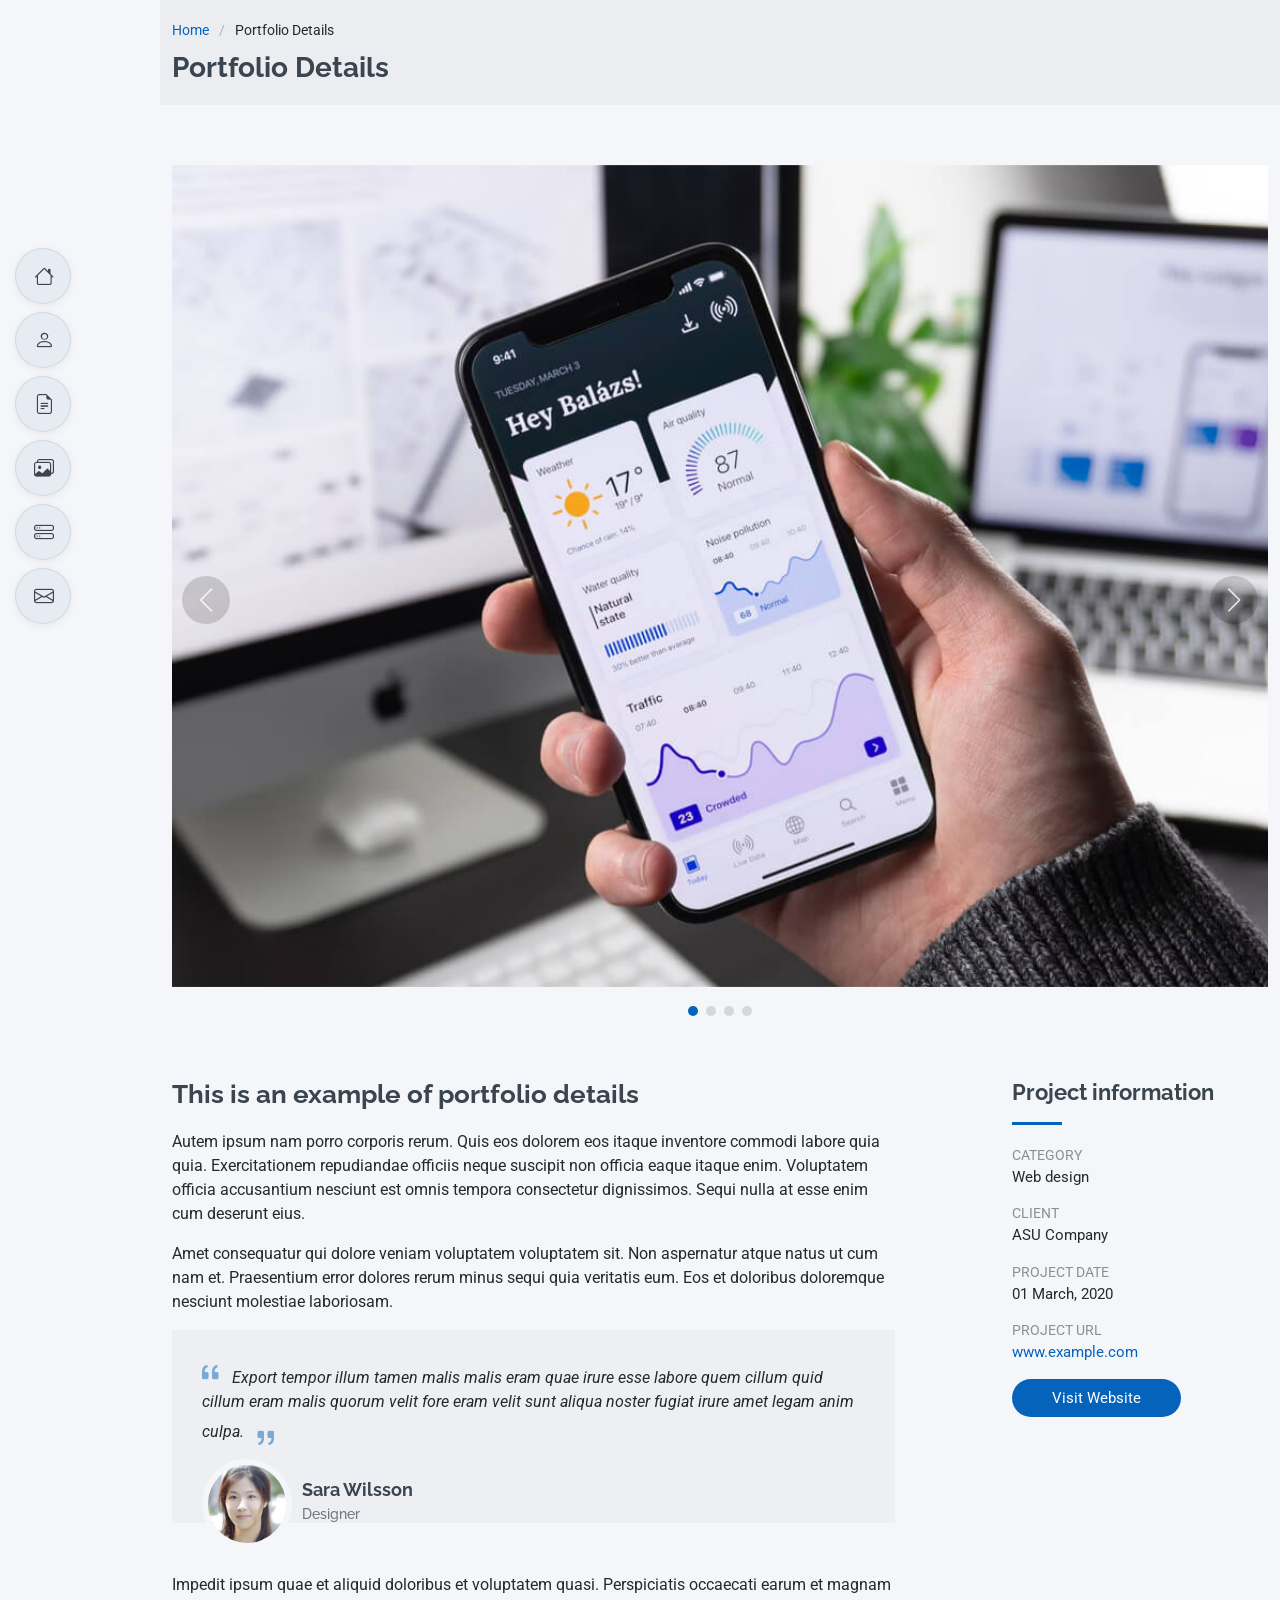
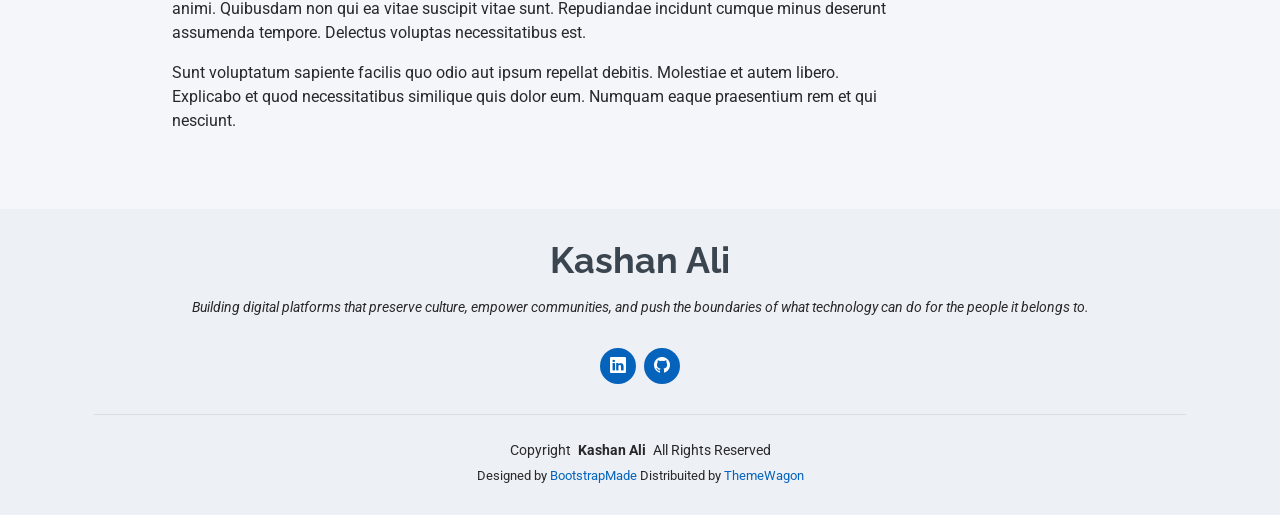
<file: portfolio-details.html>
<!DOCTYPE html>
<html lang="en">

<head>
  <meta charset="utf-8">
  <meta content="width=device-width, initial-scale=1.0" name="viewport">
  <title>Portfolio Details - Kashan Ali</title>
  <meta content="" name="description">
  <meta content="" name="keywords">

  <!-- Favicons -->
  <link href="assets/img/favicon.png" rel="icon">
  <link href="assets/img/apple-touch-icon.png" rel="apple-touch-icon">

  <!-- Fonts -->
  <link href="https://fonts.googleapis.com" rel="preconnect">
  <link href="https://fonts.gstatic.com" rel="preconnect" crossorigin>
  <link href="https://fonts.googleapis.com/css2?family=Roboto:ital,wght@0,100;0,300;0,400;0,500;0,700;0,900;1,100;1,300;1,400;1,500;1,700;1,900&family=Poppins:ital,wght@0,100;0,200;0,300;0,400;0,500;0,600;0,700;0,800;0,900;1,100;1,200;1,300;1,400;1,500;1,600;1,700;1,800;1,900&family=Raleway:ital,wght@0,100;0,200;0,300;0,400;0,500;0,600;0,700;0,800;0,900;1,100;1,200;1,300;1,400;1,500;1,600;1,700;1,800;1,900&display=swap" rel="stylesheet">

  <!-- Vendor CSS Files -->
  <link href="assets/vendor/bootstrap/css/bootstrap.min.css" rel="stylesheet">
  <link href="assets/vendor/bootstrap-icons/bootstrap-icons.css" rel="stylesheet">
  <link href="assets/vendor/aos/aos.css" rel="stylesheet">
  <link href="assets/vendor/glightbox/css/glightbox.min.css" rel="stylesheet">
  <link href="assets/vendor/swiper/swiper-bundle.min.css" rel="stylesheet">

  <!-- Main CSS File -->
  <link href="assets/css/main.css" rel="stylesheet">

  <!-- =======================================================
  * Template Name: MyResume
  * Template URL: https://bootstrapmade.com/free-html-bootstrap-template-my-resume/
  * Updated: Jun 29 2024 with Bootstrap v5.3.3
  * Author: BootstrapMade.com
  * License: https://bootstrapmade.com/license/
  ======================================================== -->
</head>

<body class="portfolio-details-page">

  <header id="header" class="header d-flex flex-column justify-content-center">

    <i class="header-toggle d-xl-none bi bi-list"></i>

    <nav id="navmenu" class="navmenu">
      <ul>
        <li><a href="#hero"><i class="bi bi-house navicon"></i><span>Home</span></a></li>
        <li><a href="#about"><i class="bi bi-person navicon"></i><span>About</span></a></li>
        <li><a href="#resume"><i class="bi bi-file-earmark-text navicon"></i><span>Resume</span></a></li>
        <li><a href="#portfolio"><i class="bi bi-images navicon"></i><span>Portfolio</span></a></li>
        <li><a href="#services"><i class="bi bi-hdd-stack navicon"></i><span>Services</span></a></li>
        <li><a href="#contact"><i class="bi bi-envelope navicon"></i><span>Contact</span></a></li>
      </ul>
    </nav>

  </header>

  <main class="main">

    <!-- Page Title -->
    <div class="page-title" data-aos="fade">
      <div class="container">
        <nav class="breadcrumbs">
          <ol>
            <li><a href="index.html">Home</a></li>
            <li class="current">Portfolio Details</li>
          </ol>
        </nav>
        <h1>Portfolio Details</h1>
      </div>
    </div><!-- End Page Title -->

    <!-- Portfolio Details Section -->
    <section id="portfolio-details" class="portfolio-details section">

      <div class="container" data-aos="fade-up">

        <div class="portfolio-details-slider swiper init-swiper">
          <script type="application/json" class="swiper-config">
            {
              "loop": true,
              "speed": 600,
              "autoplay": {
                "delay": 5000
              },
              "slidesPerView": "auto",
              "navigation": {
                "nextEl": ".swiper-button-next",
                "prevEl": ".swiper-button-prev"
              },
              "pagination": {
                "el": ".swiper-pagination",
                "type": "bullets",
                "clickable": true
              }
            }
          </script>
          <div class="swiper-wrapper align-items-center">

            <div class="swiper-slide">
              <img src="assets/img/portfolio/app-1.jpg" alt="">
            </div>

            <div class="swiper-slide">
              <img src="assets/img/portfolio/product-1.jpg" alt="">
            </div>

            <div class="swiper-slide">
              <img src="assets/img/portfolio/branding-1.jpg" alt="">
            </div>

            <div class="swiper-slide">
              <img src="assets/img/portfolio/books-1.jpg" alt="">
            </div>

          </div>
          <div class="swiper-button-prev"></div>
          <div class="swiper-button-next"></div>
          <div class="swiper-pagination"></div>
        </div>

        <div class="row justify-content-between gy-4 mt-4">

          <div class="col-lg-8" data-aos="fade-up">
            <div class="portfolio-description">
              <h2>This is an example of portfolio details</h2>
              <p>
                Autem ipsum nam porro corporis rerum. Quis eos dolorem eos itaque inventore commodi labore quia quia. Exercitationem repudiandae officiis neque suscipit non officia eaque itaque enim. Voluptatem officia accusantium nesciunt est omnis tempora consectetur dignissimos. Sequi nulla at esse enim cum deserunt eius.
              </p>
              <p>
                Amet consequatur qui dolore veniam voluptatem voluptatem sit. Non aspernatur atque natus ut cum nam et. Praesentium error dolores rerum minus sequi quia veritatis eum. Eos et doloribus doloremque nesciunt molestiae laboriosam.
              </p>

              <div class="testimonial-item">
                <p>
                  <i class="bi bi-quote quote-icon-left"></i>
                  <span>Export tempor illum tamen malis malis eram quae irure esse labore quem cillum quid cillum eram malis quorum velit fore eram velit sunt aliqua noster fugiat irure amet legam anim culpa.</span>
                  <i class="bi bi-quote quote-icon-right"></i>
                </p>
                <div>
                  <img src="assets/img/testimonials/testimonials-2.jpg" class="testimonial-img" alt="">
                  <h3>Sara Wilsson</h3>
                  <h4>Designer</h4>
                </div>
              </div>

              <p>
                Impedit ipsum quae et aliquid doloribus et voluptatem quasi. Perspiciatis occaecati earum et magnam animi. Quibusdam non qui ea vitae suscipit vitae sunt. Repudiandae incidunt cumque minus deserunt assumenda tempore. Delectus voluptas necessitatibus est.
              </p>

              <p>
                Sunt voluptatum sapiente facilis quo odio aut ipsum repellat debitis. Molestiae et autem libero. Explicabo et quod necessitatibus similique quis dolor eum. Numquam eaque praesentium rem et qui nesciunt.
              </p>

            </div>
          </div>

          <div class="col-lg-3" data-aos="fade-up" data-aos-delay="100">
            <div class="portfolio-info">
              <h3>Project information</h3>
              <ul>
                <li><strong>Category</strong> Web design</li>
                <li><strong>Client</strong> ASU Company</li>
                <li><strong>Project date</strong> 01 March, 2020</li>
                <li><strong>Project URL</strong> <a href="#">www.example.com</a></li>
                <li><a href="#" class="btn-visit align-self-start">Visit Website</a></li>
              </ul>
            </div>
          </div>

        </div>

      </div>

    </section><!-- /Portfolio Details Section -->

  </main>

  <footer id="footer" class="footer position-relative light-background">
    <div class="container">
      <h3 class="sitename">Kashan Ali</h3>
      <p>Building digital platforms that preserve culture, empower communities, and push the boundaries of what technology can do for the people it belongs to.</p>
      <div class="social-links d-flex justify-content-center">
        <a href="http://www.linkedin.com/in/kashan-ali-khan" target="_blank"><i class="bi bi-linkedin"></i></a>
        <a href="https://github.com/Kashan-A1i" target="_blank"><i class="bi bi-github"></i></a>
      </div>
      <div class="container">
        <div class="copyright">
          <span>Copyright</span> <strong class="px-1 sitename">Kashan Ali</strong> <span>All Rights Reserved</span>
        </div>
        <div class="credits">
          <!-- All the links in the footer should remain intact. -->
          <!-- You can delete the links only if you've purchased the pro version. -->
          <!-- Licensing information: https://bootstrapmade.com/license/ -->
          <!-- Purchase the pro version with working PHP/AJAX contact form: [buy-url] -->
          Designed by <a href="https://bootstrapmade.com/">BootstrapMade</a> Distribuited by <a href="https://themewagon.com">ThemeWagon</a>
        </div>
      </div>
    </div>
  </footer>

  <!-- Scroll Top -->
  <a href="#" id="scroll-top" class="scroll-top d-flex align-items-center justify-content-center"><i class="bi bi-arrow-up-short"></i></a>

  <!-- Preloader -->
  <div id="preloader"></div>

  <!-- Vendor JS Files -->
  <script src="assets/vendor/bootstrap/js/bootstrap.bundle.min.js"></script>
  <script src="assets/vendor/php-email-form/validate.js"></script>
  <script src="assets/vendor/aos/aos.js"></script>
  <script src="assets/vendor/typed.js/typed.umd.js"></script>
  <script src="assets/vendor/purecounter/purecounter_vanilla.js"></script>
  <script src="assets/vendor/waypoints/noframework.waypoints.js"></script>
  <script src="assets/vendor/glightbox/js/glightbox.min.js"></script>
  <script src="assets/vendor/imagesloaded/imagesloaded.pkgd.min.js"></script>
  <script src="assets/vendor/isotope-layout/isotope.pkgd.min.js"></script>
  <script src="assets/vendor/swiper/swiper-bundle.min.js"></script>

  <!-- Main JS File -->
  <script src="assets/js/main.js"></script>

</body>

</html>
</file>
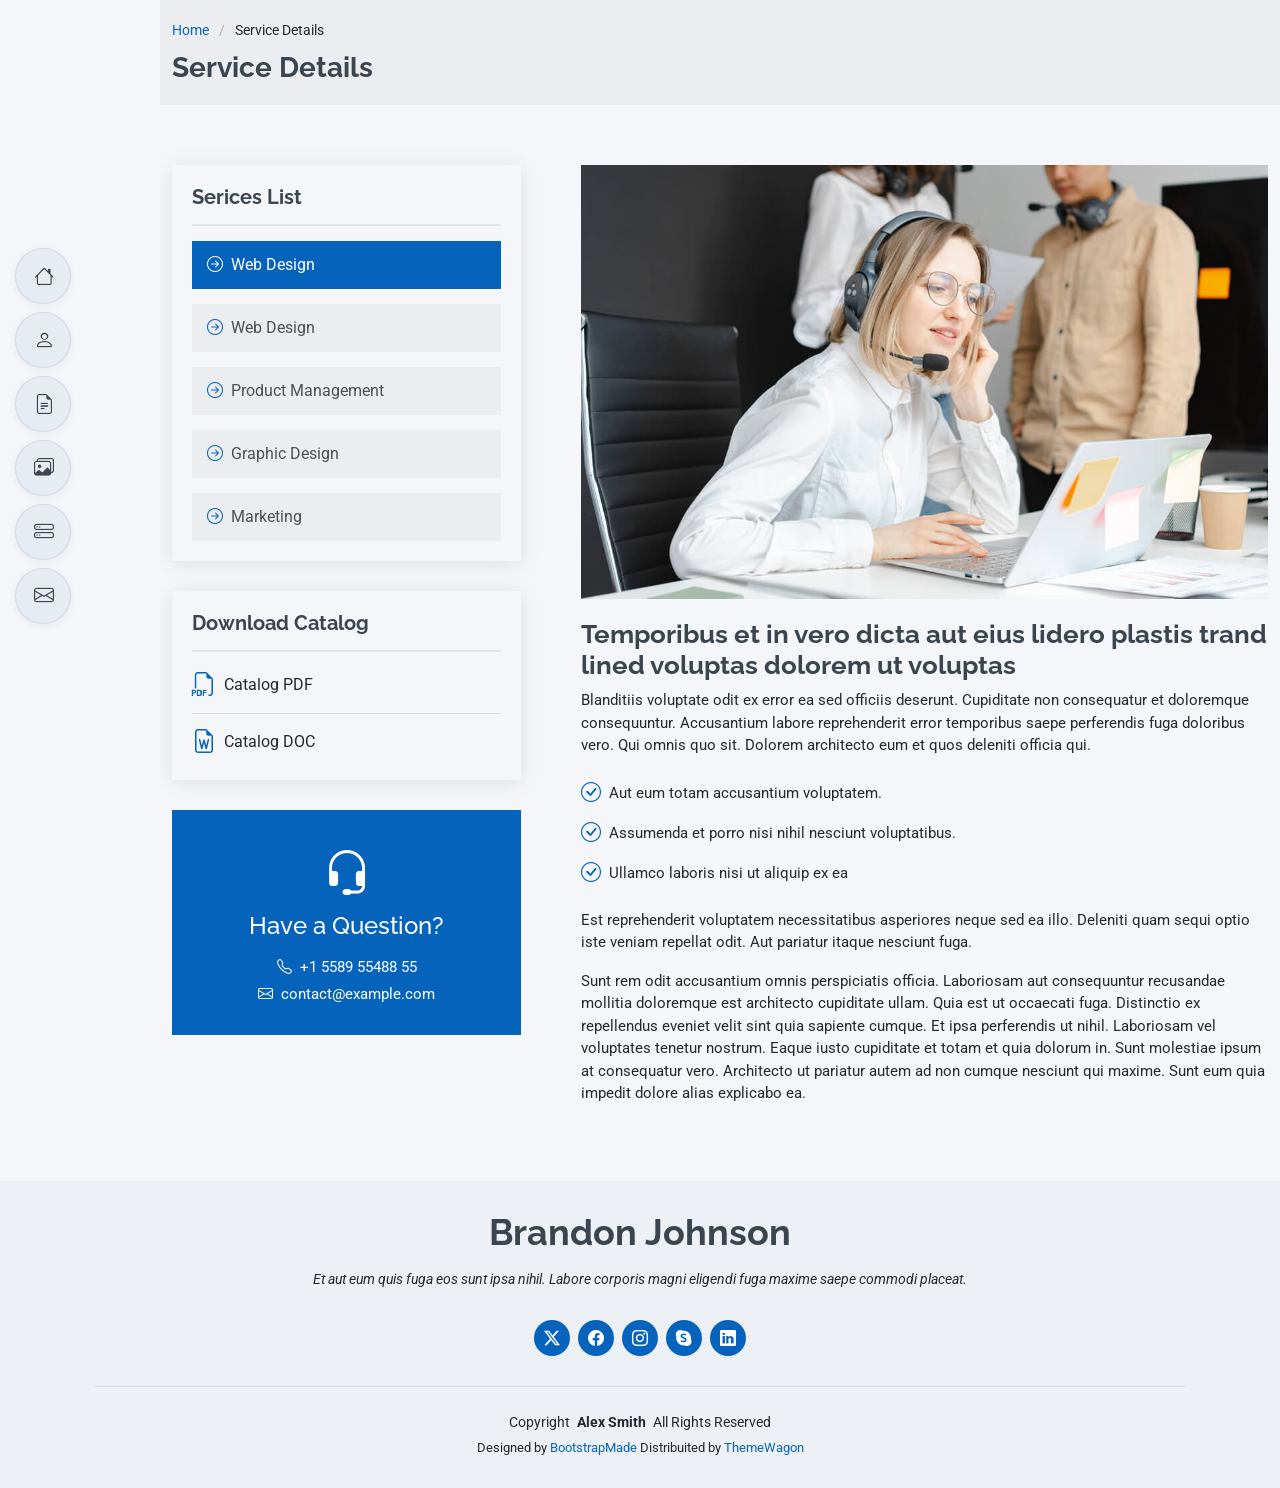
<file: service-details.html>
<!DOCTYPE html>
<html lang="en">

<head>
  <meta charset="utf-8">
  <meta content="width=device-width, initial-scale=1.0" name="viewport">
  <title>Service Details - MyResume Bootstrap Template</title>
  <meta content="" name="description">
  <meta content="" name="keywords">

  <!-- Favicons -->
  <link href="assets/img/favicon.png" rel="icon">
  <link href="assets/img/apple-touch-icon.png" rel="apple-touch-icon">

  <!-- Fonts -->
  <link href="https://fonts.googleapis.com" rel="preconnect">
  <link href="https://fonts.gstatic.com" rel="preconnect" crossorigin>
  <link href="https://fonts.googleapis.com/css2?family=Roboto:ital,wght@0,100;0,300;0,400;0,500;0,700;0,900;1,100;1,300;1,400;1,500;1,700;1,900&family=Poppins:ital,wght@0,100;0,200;0,300;0,400;0,500;0,600;0,700;0,800;0,900;1,100;1,200;1,300;1,400;1,500;1,600;1,700;1,800;1,900&family=Raleway:ital,wght@0,100;0,200;0,300;0,400;0,500;0,600;0,700;0,800;0,900;1,100;1,200;1,300;1,400;1,500;1,600;1,700;1,800;1,900&display=swap" rel="stylesheet">

  <!-- Vendor CSS Files -->
  <link href="assets/vendor/bootstrap/css/bootstrap.min.css" rel="stylesheet">
  <link href="assets/vendor/bootstrap-icons/bootstrap-icons.css" rel="stylesheet">
  <link href="assets/vendor/aos/aos.css" rel="stylesheet">
  <link href="assets/vendor/glightbox/css/glightbox.min.css" rel="stylesheet">
  <link href="assets/vendor/swiper/swiper-bundle.min.css" rel="stylesheet">

  <!-- Main CSS File -->
  <link href="assets/css/main.css" rel="stylesheet">

  <!-- =======================================================
  * Template Name: MyResume
  * Template URL: https://bootstrapmade.com/free-html-bootstrap-template-my-resume/
  * Updated: Jun 29 2024 with Bootstrap v5.3.3
  * Author: BootstrapMade.com
  * License: https://bootstrapmade.com/license/
  ======================================================== -->
</head>

<body class="service-details-page">

  <header id="header" class="header d-flex flex-column justify-content-center">

    <i class="header-toggle d-xl-none bi bi-list"></i>

    <nav id="navmenu" class="navmenu">
      <ul>
        <li><a href="#hero"><i class="bi bi-house navicon"></i><span>Home</span></a></li>
        <li><a href="#about"><i class="bi bi-person navicon"></i><span>About</span></a></li>
        <li><a href="#resume"><i class="bi bi-file-earmark-text navicon"></i><span>Resume</span></a></li>
        <li><a href="#portfolio"><i class="bi bi-images navicon"></i><span>Portfolio</span></a></li>
        <li><a href="#services"><i class="bi bi-hdd-stack navicon"></i><span>Services</span></a></li>
        <li><a href="#contact"><i class="bi bi-envelope navicon"></i><span>Contact</span></a></li>
      </ul>
    </nav>

  </header>

  <main class="main">

    <!-- Page Title -->
    <div class="page-title" data-aos="fade">
      <div class="container">
        <nav class="breadcrumbs">
          <ol>
            <li><a href="index.html">Home</a></li>
            <li class="current">Service Details</li>
          </ol>
        </nav>
        <h1>Service Details</h1>
      </div>
    </div><!-- End Page Title -->

    <!-- Service Details Section -->
    <section id="service-details" class="service-details section">

      <div class="container">

        <div class="row gy-5">

          <div class="col-lg-4" data-aos="fade-up" data-aos-delay="100">

            <div class="service-box">
              <h4>Serices List</h4>
              <div class="services-list">
                <a href="#" class="active"><i class="bi bi-arrow-right-circle"></i><span>Web Design</span></a>
                <a href="#"><i class="bi bi-arrow-right-circle"></i><span>Web Design</span></a>
                <a href="#"><i class="bi bi-arrow-right-circle"></i><span>Product Management</span></a>
                <a href="#"><i class="bi bi-arrow-right-circle"></i><span>Graphic Design</span></a>
                <a href="#"><i class="bi bi-arrow-right-circle"></i><span>Marketing</span></a>
              </div>
            </div><!-- End Services List -->

            <div class="service-box">
              <h4>Download Catalog</h4>
              <div class="download-catalog">
                <a href="#"><i class="bi bi-filetype-pdf"></i><span>Catalog PDF</span></a>
                <a href="#"><i class="bi bi-file-earmark-word"></i><span>Catalog DOC</span></a>
              </div>
            </div><!-- End Services List -->

            <div class="help-box d-flex flex-column justify-content-center align-items-center">
              <i class="bi bi-headset help-icon"></i>
              <h4>Have a Question?</h4>
              <p class="d-flex align-items-center mt-2 mb-0"><i class="bi bi-telephone me-2"></i> <span>+1 5589 55488 55</span></p>
              <p class="d-flex align-items-center mt-1 mb-0"><i class="bi bi-envelope me-2"></i> <a href="mailto:contact@example.com">contact@example.com</a></p>
            </div>

          </div>

          <div class="col-lg-8 ps-lg-5" data-aos="fade-up" data-aos-delay="200">
            <img src="assets/img/services.jpg" alt="" class="img-fluid services-img">
            <h3>Temporibus et in vero dicta aut eius lidero plastis trand lined voluptas dolorem ut voluptas</h3>
            <p>
              Blanditiis voluptate odit ex error ea sed officiis deserunt. Cupiditate non consequatur et doloremque consequuntur. Accusantium labore reprehenderit error temporibus saepe perferendis fuga doloribus vero. Qui omnis quo sit. Dolorem architecto eum et quos deleniti officia qui.
            </p>
            <ul>
              <li><i class="bi bi-check-circle"></i> <span>Aut eum totam accusantium voluptatem.</span></li>
              <li><i class="bi bi-check-circle"></i> <span>Assumenda et porro nisi nihil nesciunt voluptatibus.</span></li>
              <li><i class="bi bi-check-circle"></i> <span>Ullamco laboris nisi ut aliquip ex ea</span></li>
            </ul>
            <p>
              Est reprehenderit voluptatem necessitatibus asperiores neque sed ea illo. Deleniti quam sequi optio iste veniam repellat odit. Aut pariatur itaque nesciunt fuga.
            </p>
            <p>
              Sunt rem odit accusantium omnis perspiciatis officia. Laboriosam aut consequuntur recusandae mollitia doloremque est architecto cupiditate ullam. Quia est ut occaecati fuga. Distinctio ex repellendus eveniet velit sint quia sapiente cumque. Et ipsa perferendis ut nihil. Laboriosam vel voluptates tenetur nostrum. Eaque iusto cupiditate et totam et quia dolorum in. Sunt molestiae ipsum at consequatur vero. Architecto ut pariatur autem ad non cumque nesciunt qui maxime. Sunt eum quia impedit dolore alias explicabo ea.
            </p>
          </div>

        </div>

      </div>

    </section><!-- /Service Details Section -->

  </main>

  <footer id="footer" class="footer position-relative light-background">
    <div class="container">
      <h3 class="sitename">Brandon Johnson</h3>
      <p>Et aut eum quis fuga eos sunt ipsa nihil. Labore corporis magni eligendi fuga maxime saepe commodi placeat.</p>
      <div class="social-links d-flex justify-content-center">
        <a href=""><i class="bi bi-twitter-x"></i></a>
        <a href=""><i class="bi bi-facebook"></i></a>
        <a href=""><i class="bi bi-instagram"></i></a>
        <a href=""><i class="bi bi-skype"></i></a>
        <a href=""><i class="bi bi-linkedin"></i></a>
      </div>
      <div class="container">
        <div class="copyright">
          <span>Copyright</span> <strong class="px-1 sitename">Alex Smith</strong> <span>All Rights Reserved</span>
        </div>
        <div class="credits">
          <!-- All the links in the footer should remain intact. -->
          <!-- You can delete the links only if you've purchased the pro version. -->
          <!-- Licensing information: https://bootstrapmade.com/license/ -->
          <!-- Purchase the pro version with working PHP/AJAX contact form: [buy-url] -->
          Designed by <a href="https://bootstrapmade.com/">BootstrapMade</a> Distribuited by <a href="https://themewagon.com">ThemeWagon</a>
        </div>
      </div>
    </div>
  </footer>

  <!-- Scroll Top -->
  <a href="#" id="scroll-top" class="scroll-top d-flex align-items-center justify-content-center"><i class="bi bi-arrow-up-short"></i></a>

  <!-- Preloader -->
  <div id="preloader"></div>

  <!-- Vendor JS Files -->
  <script src="assets/vendor/bootstrap/js/bootstrap.bundle.min.js"></script>
  <script src="assets/vendor/php-email-form/validate.js"></script>
  <script src="assets/vendor/aos/aos.js"></script>
  <script src="assets/vendor/typed.js/typed.umd.js"></script>
  <script src="assets/vendor/purecounter/purecounter_vanilla.js"></script>
  <script src="assets/vendor/waypoints/noframework.waypoints.js"></script>
  <script src="assets/vendor/glightbox/js/glightbox.min.js"></script>
  <script src="assets/vendor/imagesloaded/imagesloaded.pkgd.min.js"></script>
  <script src="assets/vendor/isotope-layout/isotope.pkgd.min.js"></script>
  <script src="assets/vendor/swiper/swiper-bundle.min.js"></script>

  <!-- Main JS File -->
  <script src="assets/js/main.js"></script>

</body>

</html>
</file>
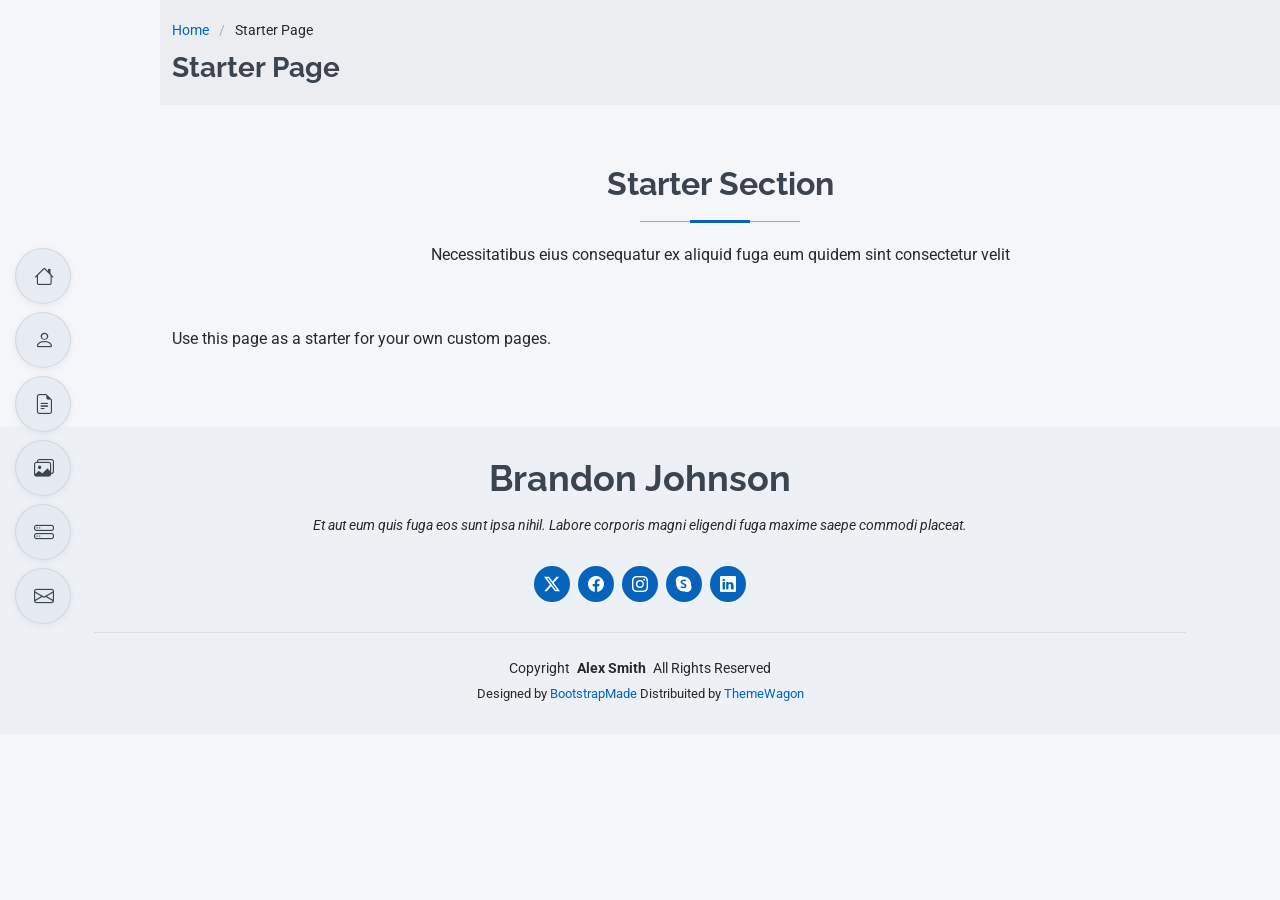
<file: starter-page.html>
<!DOCTYPE html>
<html lang="en">

<head>
  <meta charset="utf-8">
  <meta content="width=device-width, initial-scale=1.0" name="viewport">
  <title>Starter Page - MyResume Bootstrap Template</title>
  <meta content="" name="description">
  <meta content="" name="keywords">

  <!-- Favicons -->
  <link href="assets/img/favicon.png" rel="icon">
  <link href="assets/img/apple-touch-icon.png" rel="apple-touch-icon">

  <!-- Fonts -->
  <link href="https://fonts.googleapis.com" rel="preconnect">
  <link href="https://fonts.gstatic.com" rel="preconnect" crossorigin>
  <link href="https://fonts.googleapis.com/css2?family=Roboto:ital,wght@0,100;0,300;0,400;0,500;0,700;0,900;1,100;1,300;1,400;1,500;1,700;1,900&family=Poppins:ital,wght@0,100;0,200;0,300;0,400;0,500;0,600;0,700;0,800;0,900;1,100;1,200;1,300;1,400;1,500;1,600;1,700;1,800;1,900&family=Raleway:ital,wght@0,100;0,200;0,300;0,400;0,500;0,600;0,700;0,800;0,900;1,100;1,200;1,300;1,400;1,500;1,600;1,700;1,800;1,900&display=swap" rel="stylesheet">

  <!-- Vendor CSS Files -->
  <link href="assets/vendor/bootstrap/css/bootstrap.min.css" rel="stylesheet">
  <link href="assets/vendor/bootstrap-icons/bootstrap-icons.css" rel="stylesheet">
  <link href="assets/vendor/aos/aos.css" rel="stylesheet">
  <link href="assets/vendor/glightbox/css/glightbox.min.css" rel="stylesheet">
  <link href="assets/vendor/swiper/swiper-bundle.min.css" rel="stylesheet">

  <!-- Main CSS File -->
  <link href="assets/css/main.css" rel="stylesheet">

  <!-- =======================================================
  * Template Name: MyResume
  * Template URL: https://bootstrapmade.com/free-html-bootstrap-template-my-resume/
  * Updated: Jun 29 2024 with Bootstrap v5.3.3
  * Author: BootstrapMade.com
  * License: https://bootstrapmade.com/license/
  ======================================================== -->
</head>

<body class="starter-page-page">

  <header id="header" class="header d-flex flex-column justify-content-center">

    <i class="header-toggle d-xl-none bi bi-list"></i>

    <nav id="navmenu" class="navmenu">
      <ul>
        <li><a href="#hero"><i class="bi bi-house navicon"></i><span>Home</span></a></li>
        <li><a href="#about"><i class="bi bi-person navicon"></i><span>About</span></a></li>
        <li><a href="#resume"><i class="bi bi-file-earmark-text navicon"></i><span>Resume</span></a></li>
        <li><a href="#portfolio"><i class="bi bi-images navicon"></i><span>Portfolio</span></a></li>
        <li><a href="#services"><i class="bi bi-hdd-stack navicon"></i><span>Services</span></a></li>
        <li><a href="#contact"><i class="bi bi-envelope navicon"></i><span>Contact</span></a></li>
      </ul>
    </nav>

  </header>

  <main class="main">

    <!-- Page Title -->
    <div class="page-title" data-aos="fade">
      <div class="container">
        <nav class="breadcrumbs">
          <ol>
            <li><a href="index.html">Home</a></li>
            <li class="current">Starter Page</li>
          </ol>
        </nav>
        <h1>Starter Page</h1>
      </div>
    </div><!-- End Page Title -->

    <!-- Starter Section Section -->
    <section id="starter-section" class="starter-section section">

      <!-- Section Title -->
      <div class="container section-title" data-aos="fade-up">
        <h2>Starter Section</h2>
        <p>Necessitatibus eius consequatur ex aliquid fuga eum quidem sint consectetur velit</p>
      </div><!-- End Section Title -->

      <div class="container" data-aos="fade-up">
        <p>Use this page as a starter for your own custom pages.</p>
      </div>

    </section><!-- /Starter Section Section -->

  </main>

  <footer id="footer" class="footer position-relative light-background">
    <div class="container">
      <h3 class="sitename">Brandon Johnson</h3>
      <p>Et aut eum quis fuga eos sunt ipsa nihil. Labore corporis magni eligendi fuga maxime saepe commodi placeat.</p>
      <div class="social-links d-flex justify-content-center">
        <a href=""><i class="bi bi-twitter-x"></i></a>
        <a href=""><i class="bi bi-facebook"></i></a>
        <a href=""><i class="bi bi-instagram"></i></a>
        <a href=""><i class="bi bi-skype"></i></a>
        <a href=""><i class="bi bi-linkedin"></i></a>
      </div>
      <div class="container">
        <div class="copyright">
          <span>Copyright</span> <strong class="px-1 sitename">Alex Smith</strong> <span>All Rights Reserved</span>
        </div>
        <div class="credits">
          <!-- All the links in the footer should remain intact. -->
          <!-- You can delete the links only if you've purchased the pro version. -->
          <!-- Licensing information: https://bootstrapmade.com/license/ -->
          <!-- Purchase the pro version with working PHP/AJAX contact form: [buy-url] -->
          Designed by <a href="https://bootstrapmade.com/">BootstrapMade</a> Distribuited by <a href="https://themewagon.com">ThemeWagon</a>
        </div>
      </div>
    </div>
  </footer>

  <!-- Scroll Top -->
  <a href="#" id="scroll-top" class="scroll-top d-flex align-items-center justify-content-center"><i class="bi bi-arrow-up-short"></i></a>

  <!-- Preloader -->
  <div id="preloader"></div>

  <!-- Vendor JS Files -->
  <script src="assets/vendor/bootstrap/js/bootstrap.bundle.min.js"></script>
  <script src="assets/vendor/php-email-form/validate.js"></script>
  <script src="assets/vendor/aos/aos.js"></script>
  <script src="assets/vendor/typed.js/typed.umd.js"></script>
  <script src="assets/vendor/purecounter/purecounter_vanilla.js"></script>
  <script src="assets/vendor/waypoints/noframework.waypoints.js"></script>
  <script src="assets/vendor/glightbox/js/glightbox.min.js"></script>
  <script src="assets/vendor/imagesloaded/imagesloaded.pkgd.min.js"></script>
  <script src="assets/vendor/isotope-layout/isotope.pkgd.min.js"></script>
  <script src="assets/vendor/swiper/swiper-bundle.min.js"></script>

  <!-- Main JS File -->
  <script src="assets/js/main.js"></script>

</body>

</html>
</file>
<file: assets/css/main.css>
/**
* Template Name: MyResume
* Template URL: https://bootstrapmade.com/free-html-bootstrap-template-my-resume/
* Updated: Jun 29 2024 with Bootstrap v5.3.3
* Author: BootstrapMade.com
* License: https://bootstrapmade.com/license/
*/

/*--------------------------------------------------------------
# Font & Color Variables
# Help: https://bootstrapmade.com/color-system/
--------------------------------------------------------------*/
/* Fonts */
:root {
  --default-font: "Roboto",  system-ui, -apple-system, "Segoe UI", Roboto, "Helvetica Neue", Arial, "Noto Sans", "Liberation Sans", sans-serif, "Apple Color Emoji", "Segoe UI Emoji", "Segoe UI Symbol", "Noto Color Emoji";
  --heading-font: "Raleway",  sans-serif;
  --nav-font: "Poppins",  sans-serif;
}

/* Global Colors - The following color variables are used throughout the website. Updating them here will change the color scheme of the entire website */
:root { 
  --background-color: #f4f6f9; /* Soft stone/off-white background for natural eye comfort and smooth transitions */
  --default-color: #272829; /* Default color used for the majority of the text content across the entire website */
  --heading-color: #3b454f; /* Color for headings, subheadings and title throughout the website */
  --accent-color: #0563bb; /* Accent color that represents your brand on the website. It's used for buttons, links, and other elements that need to stand out */
  --surface-color: #ffffff; /* The surface color is used as a background of boxed elements within sections, such as cards, icon boxes, or other elements that require a visual separation from the global background. */
  --contrast-color: #ffffff; /* Contrast color for text, ensuring readability against backgrounds of accent, heading, or default colors. */
}

/* Nav Menu Colors - The following color variables are used specifically for the navigation menu. They are separate from the global colors to allow for more customization options */
:root {
  --nav-color: #3b454f;  /* The default color of the main navmenu links */
  --nav-hover-color: #0563bb; /* Applied to main navmenu links when they are hovered over or active */
  --nav-mobile-background-color: #f4f6f9; /* Used as the background color for mobile navigation menu */
  --nav-dropdown-background-color: #ffffff; /* Used as the background color for dropdown items that appear when hovering over primary navigation items */
  --nav-dropdown-color: #212529; /* Used for navigation links of the dropdown items in the navigation menu. */
  --nav-dropdown-hover-color: #0563bb; /* Similar to --nav-hover-color, this color is applied to dropdown navigation links when they are hovered over. */
}

/* Color Presets - These classes override global colors when applied to any section or element, providing reuse of the sam color scheme. */

.light-background {
  --background-color: #edf0f5;
  --surface-color: #ffffff;
}

.dark-background {
  --background-color: #060606;
  --default-color: #ffffff;
  --heading-color: #ffffff;
  --surface-color: #252525;
  --contrast-color: #ffffff;
}

/* Smooth scroll */
:root {
  scroll-behavior: smooth;
}

/*--------------------------------------------------------------
# General Styling & Shared Classes
--------------------------------------------------------------*/
body {
  color: var(--default-color);
  background-color: var(--background-color);
  font-family: var(--default-font);
}

a {
  color: var(--accent-color);
  text-decoration: none;
  transition: 0.3s;
}

a:hover {
  color: color-mix(in srgb, var(--accent-color), transparent 25%);
  text-decoration: none;
}

h1,
h2,
h3,
h4,
h5,
h6 {
  color: var(--heading-color);
  font-family: var(--heading-font);
}

/* PHP Email Form Messages
------------------------------*/
.php-email-form .error-message {
  display: none;
  background: #df1529;
  color: #ffffff;
  text-align: left;
  padding: 15px;
  margin-bottom: 24px;
  font-weight: 600;
}

.php-email-form .sent-message {
  display: none;
  color: #ffffff;
  background: #059652;
  text-align: center;
  padding: 15px;
  margin-bottom: 24px;
  font-weight: 600;
}

.php-email-form .loading {
  display: none;
  background: var(--surface-color);
  text-align: center;
  padding: 15px;
  margin-bottom: 24px;
}

.php-email-form .loading:before {
  content: "";
  display: inline-block;
  border-radius: 50%;
  width: 24px;
  height: 24px;
  margin: 0 10px -6px 0;
  border: 3px solid var(--accent-color);
  border-top-color: var(--surface-color);
  animation: php-email-form-loading 1s linear infinite;
}

@keyframes php-email-form-loading {
  0% {
    transform: rotate(0deg);
  }

  100% {
    transform: rotate(360deg);
  }
}

/*--------------------------------------------------------------
# Global Header
--------------------------------------------------------------*/
.header {
  color: var(--default-color);
  position: fixed;
  top: 0;
  left: 0;
  bottom: 0;
  padding: 0 15px;
  transition: all ease-in-out 0.3s;
  overflow-y: auto;
  z-index: 997;
  min-width: 200px;
}

@media (max-width: 1199px) {
  .header {
    background-color: var(--background-color);
    border-right: 1px solid color-mix(in srgb, var(--default-color), transparent 90%);
    width: 300px;
    left: -100%;
  }
}

@media (min-width: 1200px) and (max-width: 1600px) {
  .header~main {
    margin-left: 160px;
  }

  .header~main .hero {
    margin-left: -160px;
    width: 100vw;
  }
}

.header.header-show {
  left: 0;
}

.header .header-toggle {
  color: var(--contrast-color);
  background-color: var(--accent-color);
  font-size: 22px;
  display: flex;
  align-items: center;
  justify-content: center;
  width: 40px;
  height: 40px;
  border-radius: 50%;
  cursor: pointer;
  position: fixed;
  top: 15px;
  right: 15px;
  z-index: 9999;
  transition: background-color 0.3s;
}

.header .header-toggle:hover {
  color: var(--contrast-color);
  background-color: color-mix(in srgb, var(--accent-color) 90%, white 15%);
}

/*--------------------------------------------------------------
# Navigation Menu
--------------------------------------------------------------*/
.navmenu {
  padding: 0;
  z-index: 9997;
}

.navmenu ul {
  list-style: none;
  padding: 0 0 20px 0;
  margin: 0;
  width: max-content;
}

.navmenu a,
.navmenu a:focus {
  color: var(--nav-color);
  font-family: var(--nav-font);
  display: flex;
  align-items: center;
  padding: 10px 18px;
  margin-bottom: 8px;
  font-size: 15px;
  border-radius: 50px;
  background: rgba(226, 232, 240, 0.72);
  backdrop-filter: blur(10px);
  -webkit-backdrop-filter: blur(10px);
  border: 1px solid rgba(148, 163, 184, 0.28);
  box-shadow: 0 2px 8px rgba(15, 23, 42, 0.06);
  height: 56px;
  width: 100%;
  white-space: nowrap;
  overflow: hidden;
  transition: 0.3s;
}

.navmenu a i,
.navmenu a:focus i {
  font-size: 20px;
}

.navmenu a span,
.navmenu a:focus span {
  padding: 0 6px 0 8px;
}

@media (min-width: 992px) {

  .navmenu a,
  .navmenu a:focus {
    max-width: 56px;
  }

  .navmenu a span,
  .navmenu a:focus span {
    display: none;
  }
}

.navmenu a:hover,
.navmenu .active,
.navmenu .active:focus,
.navmenu li:hover>a {
  color: var(--contrast-color);
  background: var(--nav-hover-color);
}

.navmenu a:hover,
.navmenu li:hover>a {
  max-width: 240px;
  padding-right: 22px;
  color: var(--contrast-color);
}

.navmenu a:hover span,
.navmenu li:hover>a span {
  display: block;
}

/*--------------------------------------------------------------
# Global Footer
--------------------------------------------------------------*/
.footer {
  color: var(--default-color);
  background-color: var(--background-color);
  font-size: 14px;
  text-align: center;
  padding: 30px 0;
  position: relative;
}

.footer h3 {
  font-size: 36px;
  font-weight: 700;
  position: relative;
  padding: 0;
  margin: 0 0 15px 0;
}

.footer p {
  font-size: 15;
  font-style: italic;
  padding: 0;
  margin: 0 0 30px 0;
}

.footer .social-links {
  margin: 0 0 30px 0;
}

.footer .social-links a {
  font-size: 16px;
  display: flex;
  align-items: center;
  justify-content: center;
  background: var(--accent-color);
  color: var(--contrast-color);
  line-height: 1;
  margin: 0 4px;
  border-radius: 50%;
  text-align: center;
  width: 36px;
  height: 36px;
  transition: 0.3s;
}

.footer .social-links a:hover {
  background: color-mix(in srgb, var(--accent-color), transparent 20%);
  text-decoration: none;
}

.footer .copyright {
  padding-top: 25px;
  border-top: 1px solid color-mix(in srgb, var(--default-color), transparent 90%);
}

.footer .credits {
  font-size: 13px;
  padding-top: 5px;
}

/*--------------------------------------------------------------
# Preloader
--------------------------------------------------------------*/
#preloader {
  position: fixed;
  inset: 0;
  z-index: 999999;
  overflow: hidden;
  background: var(--background-color);
  transition: all 0.6s ease-out;
}

#preloader:before {
  content: "";
  position: fixed;
  top: calc(50% - 30px);
  left: calc(50% - 30px);
  border: 6px solid #ffffff;
  border-color: var(--accent-color) transparent var(--accent-color) transparent;
  border-radius: 50%;
  width: 60px;
  height: 60px;
  animation: animate-preloader 1.5s linear infinite;
}

@keyframes animate-preloader {
  0% {
    transform: rotate(0deg);
  }

  100% {
    transform: rotate(360deg);
  }
}

/*--------------------------------------------------------------
# Scroll Top Button
--------------------------------------------------------------*/
.scroll-top {
  position: fixed;
  visibility: hidden;
  opacity: 0;
  right: 15px;
  bottom: -15px;
  z-index: 99999;
  background-color: var(--accent-color);
  width: 44px;
  height: 44px;
  border-radius: 50px;
  transition: all 0.4s;
}

.scroll-top i {
  font-size: 24px;
  color: var(--contrast-color);
  line-height: 0;
}

.scroll-top:hover {
  background-color: color-mix(in srgb, var(--accent-color), transparent 20%);
  color: var(--contrast-color);
}

.scroll-top.active {
  visibility: visible;
  opacity: 1;
  bottom: 15px;
}

/*--------------------------------------------------------------
# Disable aos animation delay on mobile devices
--------------------------------------------------------------*/
@media screen and (max-width: 768px) {
  [data-aos-delay] {
    transition-delay: 0 !important;
  }
}

/*--------------------------------------------------------------
# Global Page Titles & Breadcrumbs
--------------------------------------------------------------*/
.page-title {
  --background-color: color-mix(in srgb, var(--default-color), transparent 96%);
  color: var(--default-color);
  background-color: var(--background-color);
  padding: 20px 0;
  position: relative;
}

.page-title h1 {
  font-size: 28px;
  font-weight: 700;
  margin: 0;
}

.page-title .breadcrumbs ol {
  display: flex;
  flex-wrap: wrap;
  list-style: none;
  padding: 0 0 10px 0;
  margin: 0;
  font-size: 14px;
  font-weight: 400;
}

.page-title .breadcrumbs ol li+li {
  padding-left: 10px;
}

.page-title .breadcrumbs ol li+li::before {
  content: "/";
  display: inline-block;
  padding-right: 10px;
  color: color-mix(in srgb, var(--default-color), transparent 70%);
}

/*--------------------------------------------------------------
# Global Sections
--------------------------------------------------------------*/
section,
.section {
  color: var(--default-color);
  background-color: var(--background-color);
  padding: 60px 0;
  overflow: clip;
}

/*--------------------------------------------------------------
# Global Section Titles
--------------------------------------------------------------*/
.section-title {
  text-align: center;
  padding-bottom: 60px;
  position: relative;
}

.section-title h2 {
  font-size: 32px;
  font-weight: 700;
  margin-bottom: 20px;
  padding-bottom: 20px;
  position: relative;
}

.section-title h2:before {
  content: "";
  position: absolute;
  display: block;
  width: 160px;
  height: 1px;
  background: color-mix(in srgb, var(--default-color), transparent 60%);
  left: 0;
  right: 0;
  bottom: 1px;
  margin: auto;
}

.section-title h2::after {
  content: "";
  position: absolute;
  display: block;
  width: 60px;
  height: 3px;
  background: var(--accent-color);
  left: 0;
  right: 0;
  bottom: 0;
  margin: auto;
}

.section-title p {
  margin-bottom: 0;
}

/*--------------------------------------------------------------
# Hero Section
--------------------------------------------------------------*/
.hero {
  width: 100%;
  min-height: 100vh;
  position: relative;
  padding: 80px 0;
  display: flex;
  align-items: center;
  justify-content: center;
}

.hero img {
  position: absolute;
  inset: 0;
  display: block;
  width: 100%;
  height: 100%;
  object-fit: cover;
  object-position: center 35%;
  filter: brightness(1.16) contrast(1.02);
  z-index: 1;
}

.hero:before {
  content: "";
  background:
    linear-gradient(
      180deg,
      rgba(20, 26, 34, 0.15) 0%,
      rgba(20, 26, 34, 0.15) 86%,
      rgba(244, 246, 249, 0.45) 95%,
      #f4f6f9 100%
    ),
    linear-gradient(
      90deg,
      rgba(15, 20, 28, 0.45) 0%,
      rgba(15, 20, 28, 0.14) 52%,
      rgba(15, 20, 28, 0.04) 100%
    );
  position: absolute;
  inset: 0;
  z-index: 2;
}

.hero .container {
  position: relative;
  z-index: 3;
}

.hero h2 {
  margin: 0;
  font-size: 64px;
  font-weight: 700;
  color: #ffffff;
  text-shadow: 0 2px 12px rgba(0, 0, 0, 0.35);
}

.hero p {
  margin: 5px 0 0 0;
  font-size: 26px;
  color: rgba(255, 255, 255, 0.92);
  text-shadow: 0 1px 8px rgba(0, 0, 0, 0.35);
}

.hero p span {
  letter-spacing: 1px;
  border-bottom: 2px solid #3898ff;
}

.hero .social-links {
  margin-top: 25px;
}

.hero .social-links a {
  font-size: 22px;
  display: inline-block;
  color: rgba(255, 255, 255, 0.88);
  line-height: 1;
  margin-right: 20px;
  transition: 0.3s;
}

.hero .social-links a:hover {
  color: #3898ff;
}

@media (max-width: 768px) {
  .hero h2 {
    font-size: 32px;
  }

  .hero p {
    font-size: 20px;
  }
}

/*--------------------------------------------------------------
# About Section
--------------------------------------------------------------*/
.about .content h2 {
  font-weight: 700;
  font-size: 24px;
}

.about .content ul {
  list-style: none;
  padding: 0;
}

.about .content ul li {
  margin-bottom: 20px;
  display: flex;
  align-items: center;
}

.about .content ul strong {
  margin-right: 10px;
}

.about .content ul i {
  font-size: 16px;
  margin-right: 5px;
  color: var(--accent-color);
  line-height: 0;
}

/*--------------------------------------------------------------
# Stats Section
--------------------------------------------------------------*/
.stats i {
  background-color: var(--accent-color);
  color: var(--contrast-color);
  width: 54px;
  height: 54px;
  font-size: 24px;
  border-radius: 50px;
  display: inline-flex;
  align-items: center;
  justify-content: center;
  position: relative;
  z-index: 1;
}

.stats .stats-item {
  margin-top: 10px;
  width: 100%;
  position: relative;
  text-align: center;
  z-index: 0;
}

.stats .stats-item span {
  font-size: 36px;
  display: block;
  font-weight: 700;
  color: color-mix(in srgb, var(--default-color), transparent 20%);
}

.stats .stats-item p {
  padding: 0;
  margin: 0;
  color: color-mix(in srgb, var(--default-color), transparent 50%);
  font-size: 16px;
}

/*--------------------------------------------------------------
# Skills Section (Tree Branch Layout)
--------------------------------------------------------------*/
.skills-tree-col {
  margin-bottom: 32px;
}

.skills-tree-group {
  height: 100%;
}

.skills-tree-header {
  display: inline-flex;
  align-items: center;
  gap: 10px;
  background-color: var(--surface-color);
  border: 1.5px solid var(--accent-color);
  border-radius: 6px;
  padding: 10px 16px;
  position: relative;
  z-index: 2;
  box-shadow: 0 2px 10px rgba(5, 99, 187, 0.06);
}

.skills-tree-header i {
  color: var(--accent-color);
  font-size: 17px;
  line-height: 1;
}

.skills-tree-header h3 {
  font-size: 14px;
  font-weight: 700;
  text-transform: uppercase;
  letter-spacing: 0.6px;
  margin: 0;
  color: var(--heading-color);
}

.skills-tree-list {
  list-style: none;
  margin: 0;
  padding: 8px 0 0 22px;
  position: relative;
}

/* Connect top category box directly to the vertical line */
.skills-tree-list::before {
  content: "";
  position: absolute;
  left: 22px;
  top: 0;
  height: 8px;
  width: 2px;
  background-color: color-mix(in srgb, var(--accent-color), transparent 55%);
}

.skills-tree-list li {
  position: relative;
  padding: 7px 0 7px 28px;
}

/* Vertical line coming down from the category header at the top */
.skills-tree-list li::before {
  content: "";
  position: absolute;
  left: 0;
  top: 0;
  bottom: 0;
  width: 2px;
  background-color: color-mix(in srgb, var(--accent-color), transparent 55%);
}

/* Stop vertical line cleanly at the horizontal branch of the last item */
.skills-tree-list li:last-child::before {
  bottom: 50%;
}

/* Horizontal line going right from the vertical spine to each skill */
.skills-tree-list li::after {
  content: "";
  position: absolute;
  left: 0;
  top: 50%;
  width: 20px;
  height: 2px;
  background-color: color-mix(in srgb, var(--accent-color), transparent 55%);
  transform: translateY(-50%);
  transition: width 0.2s ease, background-color 0.2s ease;
}

.skills-tree-node {
  display: inline-flex;
  align-items: center;
  background-color: var(--surface-color);
  border: 1px solid color-mix(in srgb, var(--default-color), transparent 86%);
  border-radius: 5px;
  padding: 6px 13px;
  font-size: 14px;
  font-weight: 500;
  color: var(--default-color);
  position: relative;
  transition: all 0.2s ease;
}

/* Small connector dot where the horizontal line meets the skill */
.skills-tree-node::before {
  content: "";
  position: absolute;
  left: -11px;
  top: 50%;
  width: 6px;
  height: 6px;
  border-radius: 50%;
  background-color: var(--accent-color);
  transform: translateY(-50%);
  transition: transform 0.2s ease;
}

.skills-tree-list li:hover::after {
  background-color: var(--accent-color);
}

.skills-tree-list li:hover .skills-tree-node {
  border-color: var(--accent-color);
  color: var(--accent-color);
  transform: translateX(3px);
  box-shadow: 0 3px 12px rgba(5, 99, 187, 0.08);
}

.skills-tree-list li:hover .skills-tree-node::before {
  transform: translateY(-50%) scale(1.25);
}

/*--------------------------------------------------------------
# Project Cards (Portfolio Section)
--------------------------------------------------------------*/
.project-card {
  background-color: var(--surface-color);
  border: 1px solid color-mix(in srgb, var(--default-color), transparent 88%);
  border-top: 3px solid var(--accent-color);
  border-radius: 6px;
  padding: 28px;
  height: 100%;
  display: flex;
  flex-direction: column;
  justify-content: space-between;
  transition: box-shadow 0.25s ease, transform 0.25s ease;
}

.project-card:hover {
  box-shadow: 0 8px 30px rgba(0, 0, 0, 0.07);
  transform: translateY(-2px);
}

.project-card-header {
  display: flex;
  justify-content: space-between;
  align-items: flex-start;
  gap: 12px;
  margin-bottom: 6px;
}

.project-card-header h4 {
  font-size: 19px;
  font-weight: 700;
  margin: 0;
  color: var(--heading-color);
}

.project-status-badge {
  font-size: 12px;
  font-weight: 600;
  padding: 4px 10px;
  border-radius: 4px;
  background-color: color-mix(in srgb, var(--accent-color), transparent 90%);
  color: var(--accent-color);
  white-space: nowrap;
}

.project-link-btn {
  display: inline-flex;
  align-items: center;
  gap: 5px;
  font-size: 13px;
  font-weight: 600;
  color: var(--accent-color);
  padding: 4px 10px;
  border-radius: 4px;
  border: 1px solid color-mix(in srgb, var(--accent-color), transparent 65%);
  white-space: nowrap;
  transition: all 0.2s ease;
}

.project-link-btn:hover {
  background-color: var(--accent-color);
  color: var(--contrast-color);
}

.project-domain {
  font-size: 13.5px;
  font-weight: 600;
  color: var(--accent-color);
  margin-bottom: 10px;
}

.project-summary {
  font-size: 14.5px;
  line-height: 1.6;
  color: color-mix(in srgb, var(--default-color), transparent 8%);
  background-color: color-mix(in srgb, var(--accent-color), transparent 96%);
  border-left: 3px solid var(--accent-color);
  border-radius: 3px 6px 6px 3px;
  padding: 10px 14px;
  margin-bottom: 14px;
}

.project-bullets {
  padding-left: 18px;
  margin-bottom: 18px;
  color: color-mix(in srgb, var(--default-color), transparent 12%);
  font-size: 14.5px;
  line-height: 1.6;
}

.project-bullets li {
  margin-bottom: 8px;
}

.project-bullets li:last-child {
  margin-bottom: 0;
}

.project-media-grid {
  margin-top: 14px;
  margin-bottom: 18px;
}

.project-media-grid .resume-media-thumb img {
  object-position: top center;
}

.project-tech-stack {
  display: flex;
  flex-wrap: wrap;
  gap: 6px;
  padding-top: 14px;
  border-top: 1px solid color-mix(in srgb, var(--default-color), transparent 92%);
}

.project-tech-tag {
  font-size: 12px;
  font-weight: 500;
  padding: 3px 9px;
  border-radius: 4px;
  background-color: color-mix(in srgb, var(--default-color), transparent 95%);
  color: color-mix(in srgb, var(--default-color), transparent 15%);
}

/*--------------------------------------------------------------
# Research Experience Section
--------------------------------------------------------------*/
.research-card {
  padding: 32px;
}

.research-meta {
  display: flex;
  flex-wrap: wrap;
  align-items: center;
  gap: 8px;
  margin-top: 6px;
  margin-bottom: 18px;
  font-size: 14px;
  font-weight: 600;
  color: var(--accent-color);
}

.research-meta i {
  margin-right: 4px;
}

.research-meta-sep {
  color: color-mix(in srgb, var(--default-color), transparent 65%);
}

.research-paper-callout {
  background-color: color-mix(in srgb, var(--accent-color), transparent 95%);
  border-left: 3px solid var(--accent-color);
  border-radius: 4px 6px 6px 4px;
  padding: 16px 20px;
  margin-bottom: 18px;
}

.research-paper-label {
  font-size: 12.5px;
  font-weight: 700;
  text-transform: uppercase;
  letter-spacing: 0.04em;
  color: var(--accent-color);
  margin-bottom: 6px;
  display: flex;
  align-items: center;
  gap: 6px;
}

.research-paper-title {
  font-size: 15.5px;
  font-weight: 600;
  color: var(--heading-color);
  line-height: 1.5;
  margin-bottom: 6px;
}

.research-paper-supervisor {
  font-size: 13.5px;
  color: color-mix(in srgb, var(--default-color), transparent 22%);
}

/*--------------------------------------------------------------
# Resume Section
--------------------------------------------------------------*/
.resume .resume-title {
  color: var(--heading-color);
  font-size: 26px;
  font-weight: 700;
  margin-top: 20px;
  margin-bottom: 20px;
}

.resume .resume-item {
  padding: 0 0 20px 20px;
  margin-top: -2px;
  border-left: 2px solid var(--accent-color);
  position: relative;
}

.resume-media-grid {
  display: flex;
  flex-wrap: wrap;
  gap: 12px;
  margin-top: 10px;
}

.resume-media-thumb {
  position: relative;
  display: block;
  width: 145px;
  height: 96px;
  border-radius: 6px;
  overflow: hidden;
  border: 1px solid color-mix(in srgb, var(--default-color), transparent 82%);
  box-shadow: 0 2px 8px rgba(0, 0, 0, 0.06);
  transition: transform 0.25s ease, box-shadow 0.25s ease, border-color 0.25s ease;
}

.resume-media-thumb img {
  width: 100%;
  height: 100%;
  object-fit: cover;
  display: block;
  transition: transform 0.3s ease;
}

.resume-media-thumb::after {
  content: "\F52A";
  font-family: "bootstrap-icons";
  position: absolute;
  inset: 0;
  background: rgba(5, 99, 187, 0.45);
  color: #ffffff;
  display: flex;
  align-items: center;
  justify-content: center;
  font-size: 1.25rem;
  opacity: 0;
  transition: opacity 0.25s ease;
}

.resume-media-thumb:hover {
  transform: translateY(-2px);
  border-color: var(--accent-color);
  box-shadow: 0 6px 16px rgba(5, 99, 187, 0.16);
}

.resume-media-thumb:hover img {
  transform: scale(1.06);
}

.resume-media-thumb:hover::after {
  opacity: 1;
}

.resume .resume-item h4 {
  line-height: 18px;
  font-size: 18px;
  font-weight: 600;
  text-transform: uppercase;
  color: color-mix(in srgb, var(--default-color), transparent 20%);
  margin-bottom: 10px;
}

.resume .resume-item h5 {
  font-size: 16px;
  padding: 5px 15px;
  display: inline-block;
  font-weight: 600;
  margin-bottom: 10px;
}

.resume .resume-item ul {
  padding-left: 20px;
}

.resume .resume-item ul li {
  padding-bottom: 10px;
}

.resume .resume-item:last-child {
  padding-bottom: 0;
}

.resume .resume-item::before {
  content: "";
  position: absolute;
  width: 16px;
  height: 16px;
  border-radius: 50px;
  left: -9px;
  top: 0;
  background: var(--background-color);
  border: 2px solid var(--accent-color);
}

/*--------------------------------------------------------------
# Portfolio Section
--------------------------------------------------------------*/
.portfolio .portfolio-filters {
  padding: 0;
  margin: 0 auto 20px auto;
  list-style: none;
  text-align: center;
}

.portfolio .portfolio-filters li {
  cursor: pointer;
  display: inline-block;
  padding: 8px 20px 10px 20px;
  margin: 0;
  font-size: 15px;
  font-weight: 500;
  line-height: 1;
  margin-bottom: 5px;
  border-radius: 50px;
  transition: all 0.3s ease-in-out;
  font-family: var(--heading-font);
}

.portfolio .portfolio-filters li:hover,
.portfolio .portfolio-filters li.filter-active {
  color: var(--contrast-color);
  background-color: var(--accent-color);
}

.portfolio .portfolio-filters li:first-child {
  margin-left: 0;
}

.portfolio .portfolio-filters li:last-child {
  margin-right: 0;
}

@media (max-width: 575px) {
  .portfolio .portfolio-filters li {
    font-size: 14px;
    margin: 0 0 10px 0;
  }
}

.portfolio .portfolio-item {
  position: relative;
  overflow: hidden;
}

.portfolio .portfolio-item .portfolio-info {
  opacity: 0;
  position: absolute;
  left: 12px;
  right: 12px;
  bottom: -100%;
  z-index: 3;
  transition: all ease-in-out 0.5s;
  background: color-mix(in srgb, var(--background-color), transparent 10%);
  padding: 15px;
}

.portfolio .portfolio-item .portfolio-info h4 {
  font-size: 18px;
  font-weight: 600;
  padding-right: 50px;
}

.portfolio .portfolio-item .portfolio-info p {
  color: color-mix(in srgb, var(--default-color), transparent 30%);
  font-size: 14px;
  margin-bottom: 0;
  padding-right: 50px;
}

.portfolio .portfolio-item .portfolio-info .preview-link,
.portfolio .portfolio-item .portfolio-info .details-link {
  position: absolute;
  right: 50px;
  font-size: 24px;
  top: calc(50% - 14px);
  color: color-mix(in srgb, var(--default-color), transparent 30%);
  transition: 0.3s;
  line-height: 0;
}

.portfolio .portfolio-item .portfolio-info .preview-link:hover,
.portfolio .portfolio-item .portfolio-info .details-link:hover {
  color: var(--accent-color);
}

.portfolio .portfolio-item .portfolio-info .details-link {
  right: 14px;
  font-size: 28px;
}

.portfolio .portfolio-item:hover .portfolio-info {
  opacity: 1;
  bottom: 0;
}

/*--------------------------------------------------------------
# Services Section
--------------------------------------------------------------*/
.services .service-item {
  background-color: var(--surface-color);
  box-shadow: 0px 5px 90px 0px rgba(0, 0, 0, 0.1);
  height: 100%;
  padding: 60px 30px;
  text-align: center;
  transition: 0.3s;
  border-radius: 5px;
}

.services .service-item .icon {
  margin: 0 auto;
  width: 100px;
  height: 100px;
  display: flex;
  align-items: center;
  justify-content: center;
  transition: ease-in-out 0.3s;
  position: relative;
}

.services .service-item .icon i {
  font-size: 36px;
  transition: 0.5s;
  position: relative;
}

.services .service-item .icon svg {
  position: absolute;
  top: 0;
  left: 0;
}

.services .service-item .icon svg path {
  transition: 0.5s;
  fill: color-mix(in srgb, var(--default-color), transparent 95%);
}

.services .service-item h3 {
  font-weight: 700;
  margin: 10px 0 15px 0;
  font-size: 22px;
}

.services .service-item p {
  line-height: 24px;
  font-size: 14px;
  margin-bottom: 0;
}

.services .service-item:hover {
  box-shadow: 0px 5px 35px 0px rgba(0, 0, 0, 0.1);
}

.services .service-item.item-cyan i {
  color: #0dcaf0;
}

.services .service-item.item-cyan:hover .icon i {
  color: #fff;
}

.services .service-item.item-cyan:hover .icon path {
  fill: #0dcaf0;
}

.services .service-item.item-orange i {
  color: #fd7e14;
}

.services .service-item.item-orange:hover .icon i {
  color: #fff;
}

.services .service-item.item-orange:hover .icon path {
  fill: #fd7e14;
}

.services .service-item.item-teal i {
  color: #20c997;
}

.services .service-item.item-teal:hover .icon i {
  color: #fff;
}

.services .service-item.item-teal:hover .icon path {
  fill: #20c997;
}

.services .service-item.item-red i {
  color: #df1529;
}

.services .service-item.item-red:hover .icon i {
  color: #fff;
}

.services .service-item.item-red:hover .icon path {
  fill: #df1529;
}

.services .service-item.item-indigo i {
  color: #6610f2;
}

.services .service-item.item-indigo:hover .icon i {
  color: #fff;
}

.services .service-item.item-indigo:hover .icon path {
  fill: #6610f2;
}

.services .service-item.item-pink i {
  color: #f3268c;
}

.services .service-item.item-pink:hover .icon i {
  color: #fff;
}

.services .service-item.item-pink:hover .icon path {
  fill: #f3268c;
}

/* Education Tiles with Campus Background Photos */
.services .service-item.edu-tile {
  background-size: cover;
  background-position: center;
  background-repeat: no-repeat;
  border-radius: 8px;
  overflow: hidden;
  z-index: 1;
  color: #ffffff;
  min-height: 300px;
  padding: 36px 32px;
  display: flex;
  flex-direction: column;
  justify-content: flex-end;
  text-align: left;
  box-shadow: 0 8px 28px rgba(0, 0, 0, 0.12);
  transition: transform 0.35s ease, box-shadow 0.35s ease;
}

.services .service-item.edu-tile::before {
  content: "";
  position: absolute;
  inset: 0;
  background: linear-gradient(
    180deg,
    rgba(10, 16, 24, 0.15) 0%,
    rgba(10, 16, 24, 0.65) 48%,
    rgba(10, 16, 24, 0.9) 100%
  );
  z-index: -1;
  transition: background 0.35s ease;
}

.services .service-item.edu-tile:hover {
  transform: translateY(-3px);
  box-shadow: 0 14px 36px rgba(0, 0, 0, 0.2);
}

.services .service-item.edu-tile:hover::before {
  background: linear-gradient(
    180deg,
    rgba(10, 16, 24, 0.1) 0%,
    rgba(10, 16, 24, 0.58) 48%,
    rgba(10, 16, 24, 0.86) 100%
  );
}

.services .service-item.edu-nust {
  background-image: url("../img/nust-bg.png");
}

.services .service-item.edu-akhss {
  background-image: url("../img/akhss-bg.png");
}

.services .service-item.edu-tile h3 {
  color: #ffffff;
  margin: 0 0 4px 0;
  font-size: 21px;
  text-shadow: 0 2px 8px rgba(0, 0, 0, 0.4);
}

.services .service-item.edu-tile h5 {
  color: rgba(255, 255, 255, 0.85);
  font-size: 14px;
  font-weight: 500;
  margin-bottom: 12px;
}

.services .service-item.edu-tile p {
  color: rgba(255, 255, 255, 0.92);
  text-shadow: 0 1px 4px rgba(0, 0, 0, 0.35);
}

/*--------------------------------------------------------------
# Testimonials Section
--------------------------------------------------------------*/
.testimonials .testimonials-carousel,
.testimonials .testimonials-slider {
  overflow: hidden;
}

.testimonials .testimonial-item .testimonial-content {
  border-left: 3px solid var(--accent-color);
  padding-left: 30px;
}

.testimonials .testimonial-item .testimonial-img {
  border-radius: 50%;
  border: 4px solid var(--background-color);
  margin: 0 auto;
}

.testimonials .testimonial-item h3 {
  font-size: 20px;
  font-weight: bold;
  margin: 10px 0 5px 0;
}

.testimonials .testimonial-item h4 {
  font-size: 14px;
  color: color-mix(in srgb, var(--default-color), transparent 40%);
  margin: 0 0 10px 0;
}

.testimonials .testimonial-item .stars i {
  color: #ffc107;
  margin: 0 1px;
}

.testimonials .testimonial-item .quote-icon-left,
.testimonials .testimonial-item .quote-icon-right {
  color: color-mix(in srgb, var(--accent-color), transparent 50%);
  font-size: 26px;
  line-height: 0;
}

.testimonials .testimonial-item .quote-icon-left {
  display: inline-block;
  left: -5px;
  position: relative;
}

.testimonials .testimonial-item .quote-icon-right {
  display: inline-block;
  right: -5px;
  position: relative;
  top: 10px;
  transform: scale(-1, -1);
}

.testimonials .testimonial-item p {
  font-style: italic;
}

.testimonials .swiper-wrapper {
  height: auto;
}

.testimonials .swiper-pagination {
  margin-top: 30px;
  position: relative;
}

.testimonials .swiper-pagination .swiper-pagination-bullet {
  width: 12px;
  height: 12px;
  background-color: color-mix(in srgb, var(--default-color), transparent 85%);
  opacity: 1;
}

.testimonials .swiper-pagination .swiper-pagination-bullet-active {
  background-color: var(--accent-color);
}

/*--------------------------------------------------------------
# Contact Section
--------------------------------------------------------------*/
.contact .info-item+.info-item {
  margin-top: 40px;
}

.contact .info-item i {
  color: var(--accent-color);
  background: color-mix(in srgb, var(--accent-color), transparent 92%);
  font-size: 20px;
  width: 44px;
  height: 44px;
  display: flex;
  justify-content: center;
  align-items: center;
  border-radius: 50px;
  transition: all 0.3s ease-in-out;
  margin-right: 15px;
}

.contact .info-item h3 {
  padding: 0;
  font-size: 18px;
  font-weight: 700;
  margin-bottom: 5px;
}

.contact .info-item p {
  padding: 0;
  margin-bottom: 0;
  font-size: 14px;
}

.contact .info-item:hover i {
  background: var(--accent-color);
  color: var(--contrast-color);
}

.contact .php-email-form {
  height: 100%;
}

.contact .php-email-form input[type=text],
.contact .php-email-form input[type=email],
.contact .php-email-form textarea {
  font-size: 14px;
  padding: 10px 15px;
  box-shadow: none;
  border-radius: 0;
  color: var(--default-color);
  background-color: color-mix(in srgb, var(--background-color), transparent 50%);
  border-color: color-mix(in srgb, var(--default-color), transparent 80%);
}

.contact .php-email-form input[type=text]:focus,
.contact .php-email-form input[type=email]:focus,
.contact .php-email-form textarea:focus {
  border-color: var(--accent-color);
}

.contact .php-email-form input[type=text]::placeholder,
.contact .php-email-form input[type=email]::placeholder,
.contact .php-email-form textarea::placeholder {
  color: color-mix(in srgb, var(--default-color), transparent 70%);
}

.contact .php-email-form button[type=submit] {
  color: var(--contrast-color);
  background: var(--accent-color);
  border: 0;
  padding: 10px 30px;
  transition: 0.4s;
  border-radius: 50px;
}

.contact .php-email-form button[type=submit]:hover {
  background: color-mix(in srgb, var(--accent-color), transparent 25%);
}

/*--------------------------------------------------------------
# Portfolio Details Section
--------------------------------------------------------------*/
.portfolio-details .portfolio-details-slider img {
  width: 100%;
}

.portfolio-details .swiper-wrapper {
  height: auto;
}

.portfolio-details .swiper-button-prev,
.portfolio-details .swiper-button-next {
  width: 48px;
  height: 48px;
}

.portfolio-details .swiper-button-prev:after,
.portfolio-details .swiper-button-next:after {
  color: rgba(255, 255, 255, 0.8);
  background-color: rgba(0, 0, 0, 0.15);
  font-size: 24px;
  border-radius: 50%;
  width: 48px;
  height: 48px;
  display: flex;
  align-items: center;
  justify-content: center;
  transition: 0.3s;
}

.portfolio-details .swiper-button-prev:hover:after,
.portfolio-details .swiper-button-next:hover:after {
  background-color: rgba(0, 0, 0, 0.3);
}

@media (max-width: 575px) {

  .portfolio-details .swiper-button-prev,
  .portfolio-details .swiper-button-next {
    display: none;
  }
}

.portfolio-details .swiper-pagination {
  margin-top: 20px;
  position: relative;
}

.portfolio-details .swiper-pagination .swiper-pagination-bullet {
  width: 10px;
  height: 10px;
  background-color: color-mix(in srgb, var(--default-color), transparent 85%);
  opacity: 1;
}

.portfolio-details .swiper-pagination .swiper-pagination-bullet-active {
  background-color: var(--accent-color);
}

.portfolio-details .portfolio-info h3 {
  font-size: 22px;
  font-weight: 700;
  margin-bottom: 20px;
  padding-bottom: 20px;
  position: relative;
}

.portfolio-details .portfolio-info h3:after {
  content: "";
  position: absolute;
  display: block;
  width: 50px;
  height: 3px;
  background: var(--accent-color);
  left: 0;
  bottom: 0;
}

.portfolio-details .portfolio-info ul {
  list-style: none;
  padding: 0;
  font-size: 15px;
}

.portfolio-details .portfolio-info ul li {
  display: flex;
  flex-direction: column;
  padding-bottom: 15px;
}

.portfolio-details .portfolio-info ul strong {
  text-transform: uppercase;
  font-weight: 400;
  color: color-mix(in srgb, var(--default-color), transparent 50%);
  font-size: 14px;
}

.portfolio-details .portfolio-info .btn-visit {
  padding: 8px 40px;
  background: var(--accent-color);
  color: var(--contrast-color);
  border-radius: 50px;
  transition: 0.3s;
}

.portfolio-details .portfolio-info .btn-visit:hover {
  background: color-mix(in srgb, var(--accent-color), transparent 20%);
}

.portfolio-details .portfolio-description h2 {
  font-size: 26px;
  font-weight: 700;
  margin-bottom: 20px;
}

.portfolio-details .portfolio-description p {
  padding: 0;
}

.portfolio-details .portfolio-description .testimonial-item {
  padding: 30px 30px 0 30px;
  position: relative;
  background: color-mix(in srgb, var(--default-color), transparent 97%);
  margin-bottom: 50px;
}

.portfolio-details .portfolio-description .testimonial-item .testimonial-img {
  width: 90px;
  border-radius: 50px;
  border: 6px solid var(--background-color);
  float: left;
  margin: 0 10px 0 0;
}

.portfolio-details .portfolio-description .testimonial-item h3 {
  font-size: 18px;
  font-weight: bold;
  margin: 15px 0 5px 0;
  padding-top: 20px;
}

.portfolio-details .portfolio-description .testimonial-item h4 {
  font-size: 14px;
  color: #6c757d;
  margin: 0;
}

.portfolio-details .portfolio-description .testimonial-item .quote-icon-left,
.portfolio-details .portfolio-description .testimonial-item .quote-icon-right {
  color: color-mix(in srgb, var(--accent-color), transparent 50%);
  font-size: 26px;
  line-height: 0;
}

.portfolio-details .portfolio-description .testimonial-item .quote-icon-left {
  display: inline-block;
  left: -5px;
  position: relative;
}

.portfolio-details .portfolio-description .testimonial-item .quote-icon-right {
  display: inline-block;
  right: -5px;
  position: relative;
  top: 10px;
  transform: scale(-1, -1);
}

.portfolio-details .portfolio-description .testimonial-item p {
  font-style: italic;
  margin: 0 0 15px 0 0 0;
  padding: 0;
}

/*--------------------------------------------------------------
# Service Details Section
--------------------------------------------------------------*/
.service-details .service-box {
  padding: 20px;
  box-shadow: 0px 2px 20px rgba(0, 0, 0, 0.1);
}

.service-details .service-box+.service-box {
  margin-top: 30px;
}

.service-details .service-box h4 {
  font-size: 20px;
  font-weight: 700;
  border-bottom: 2px solid color-mix(in srgb, var(--default-color), transparent 92%);
  padding-bottom: 15px;
  margin-bottom: 15px;
}

.service-details .services-list a {
  color: color-mix(in srgb, var(--default-color), transparent 20%);
  background-color: color-mix(in srgb, var(--default-color), transparent 96%);
  display: flex;
  align-items: center;
  padding: 12px 15px;
  margin-top: 15px;
  transition: 0.3s;
}

.service-details .services-list a:first-child {
  margin-top: 0;
}

.service-details .services-list a i {
  font-size: 16px;
  margin-right: 8px;
  color: var(--accent-color);
}

.service-details .services-list a.active {
  color: var(--contrast-color);
  background-color: var(--accent-color);
}

.service-details .services-list a.active i {
  color: var(--contrast-color);
}

.service-details .services-list a:hover {
  background-color: color-mix(in srgb, var(--accent-color), transparent 95%);
  color: var(--accent-color);
}

.service-details .download-catalog a {
  color: var(--default-color);
  display: flex;
  align-items: center;
  padding: 10px 0;
  transition: 0.3s;
  border-top: 1px solid color-mix(in srgb, var(--default-color), transparent 90%);
}

.service-details .download-catalog a:first-child {
  border-top: 0;
  padding-top: 0;
}

.service-details .download-catalog a:last-child {
  padding-bottom: 0;
}

.service-details .download-catalog a i {
  font-size: 24px;
  margin-right: 8px;
  color: var(--accent-color);
}

.service-details .download-catalog a:hover {
  color: var(--accent-color);
}

.service-details .help-box {
  background-color: var(--accent-color);
  color: var(--contrast-color);
  margin-top: 30px;
  padding: 30px 15px;
}

.service-details .help-box .help-icon {
  font-size: 48px;
}

.service-details .help-box h4,
.service-details .help-box a {
  color: var(--contrast-color);
}

.service-details .services-img {
  margin-bottom: 20px;
}

.service-details h3 {
  font-size: 26px;
  font-weight: 700;
}

.service-details p {
  font-size: 15px;
}

.service-details ul {
  list-style: none;
  padding: 0;
  font-size: 15px;
}

.service-details ul li {
  padding: 5px 0;
  display: flex;
  align-items: center;
}

.service-details ul i {
  font-size: 20px;
  margin-right: 8px;
  color: var(--accent-color);
}

/*--------------------------------------------------------------
# Starter Section Section
--------------------------------------------------------------*/
.starter-section {
  /* Add your styles here */
}
</file>
